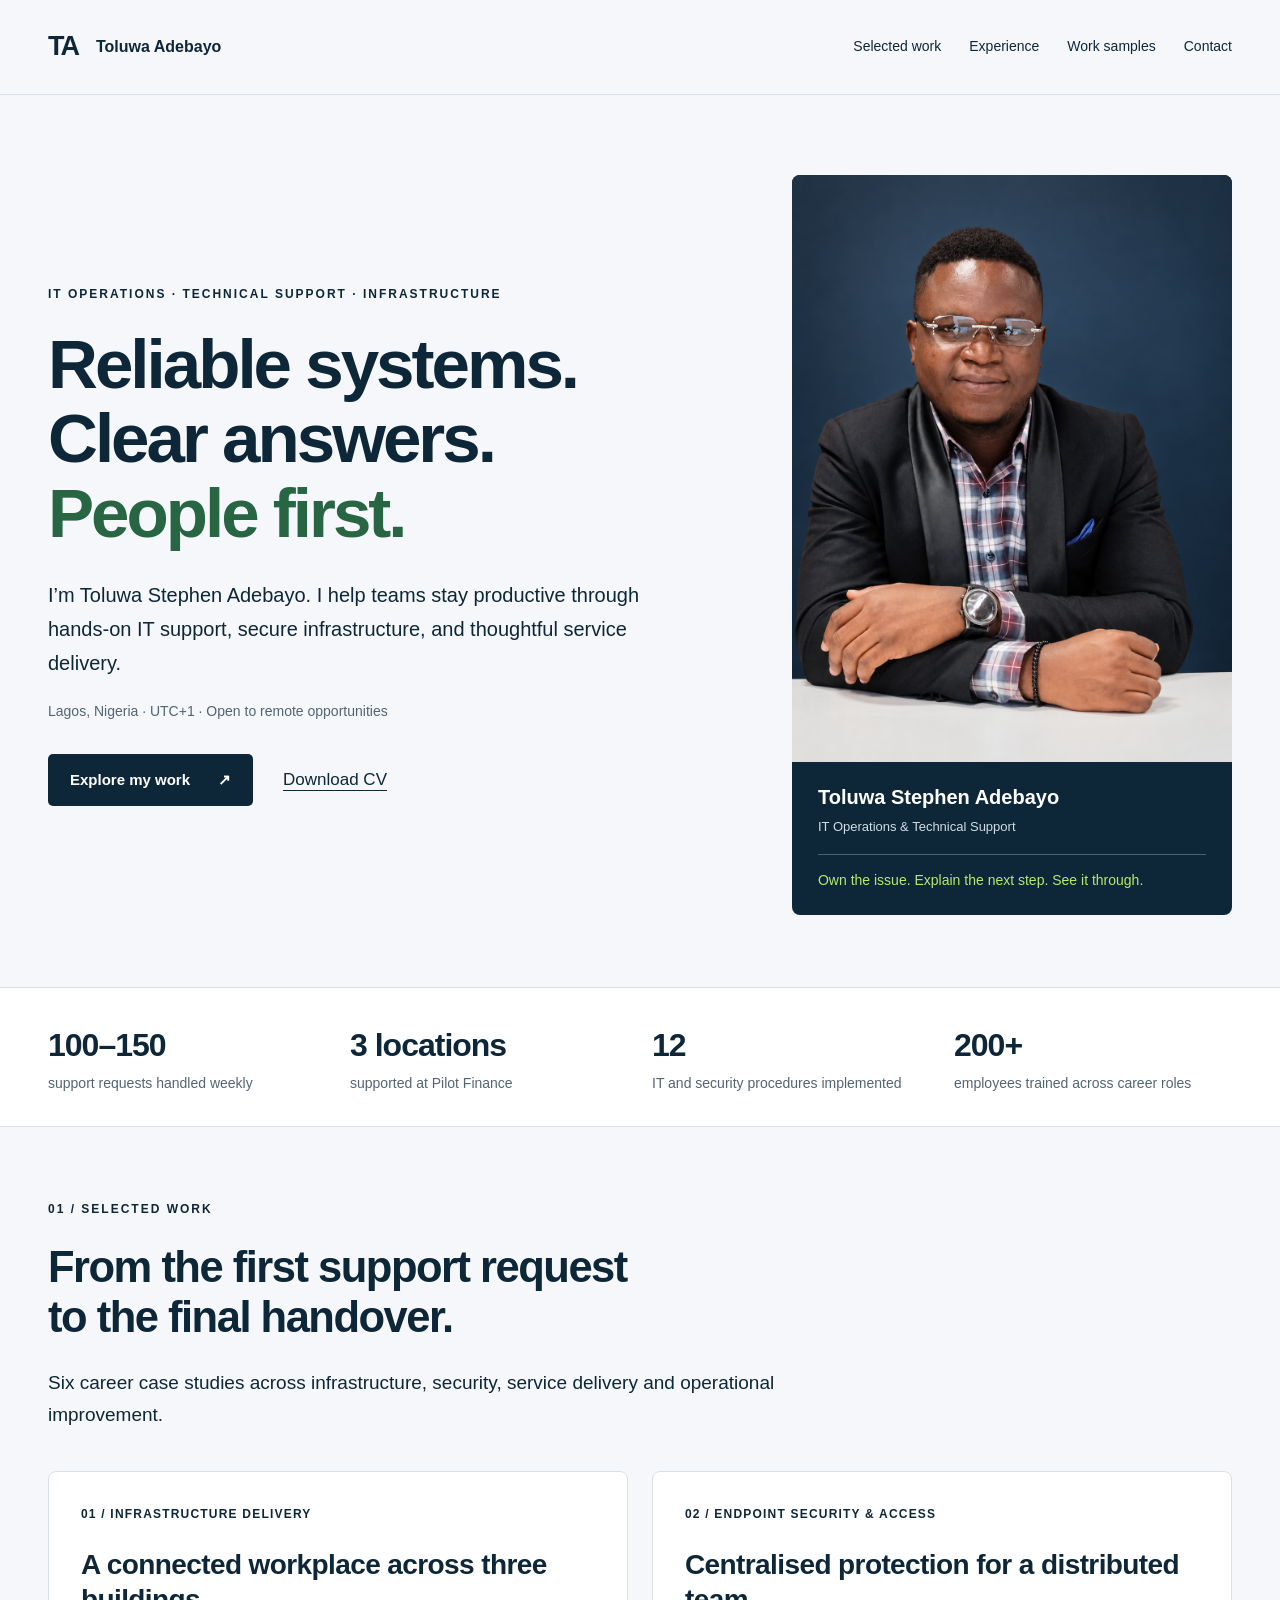
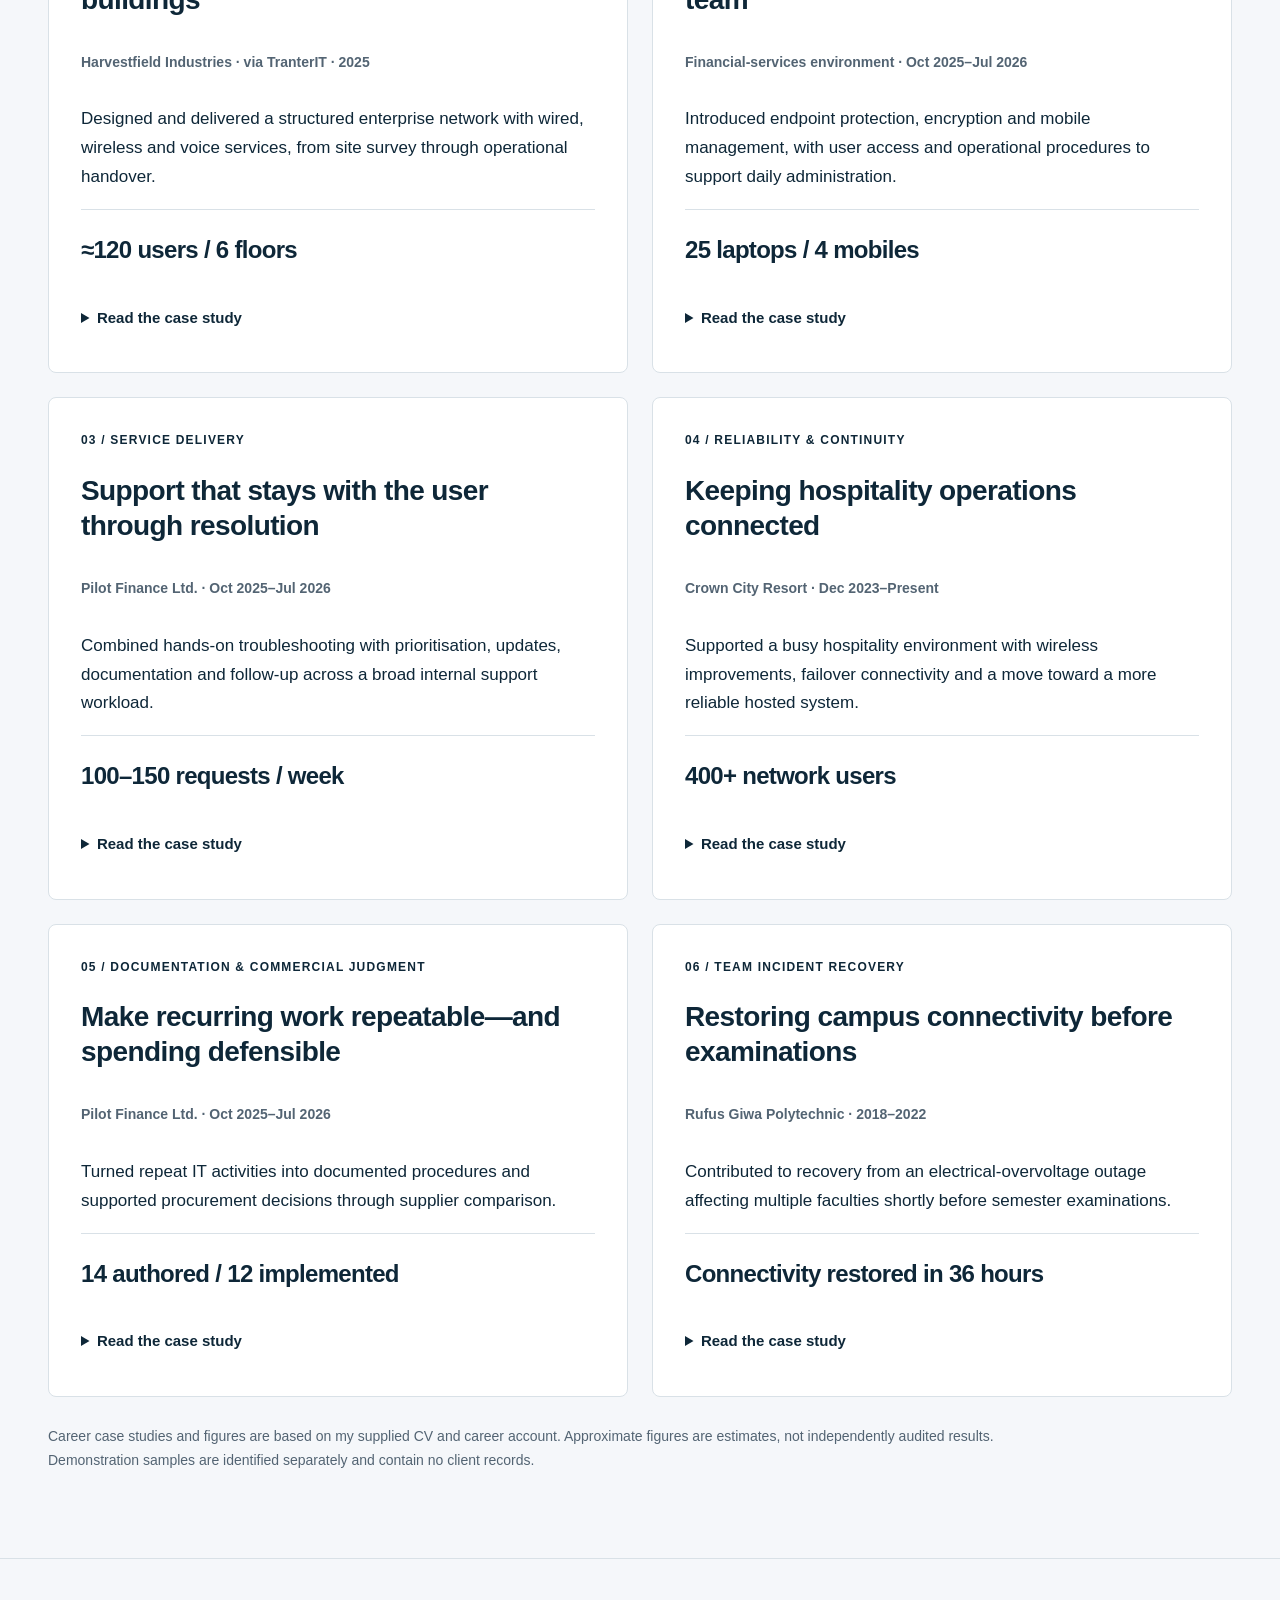
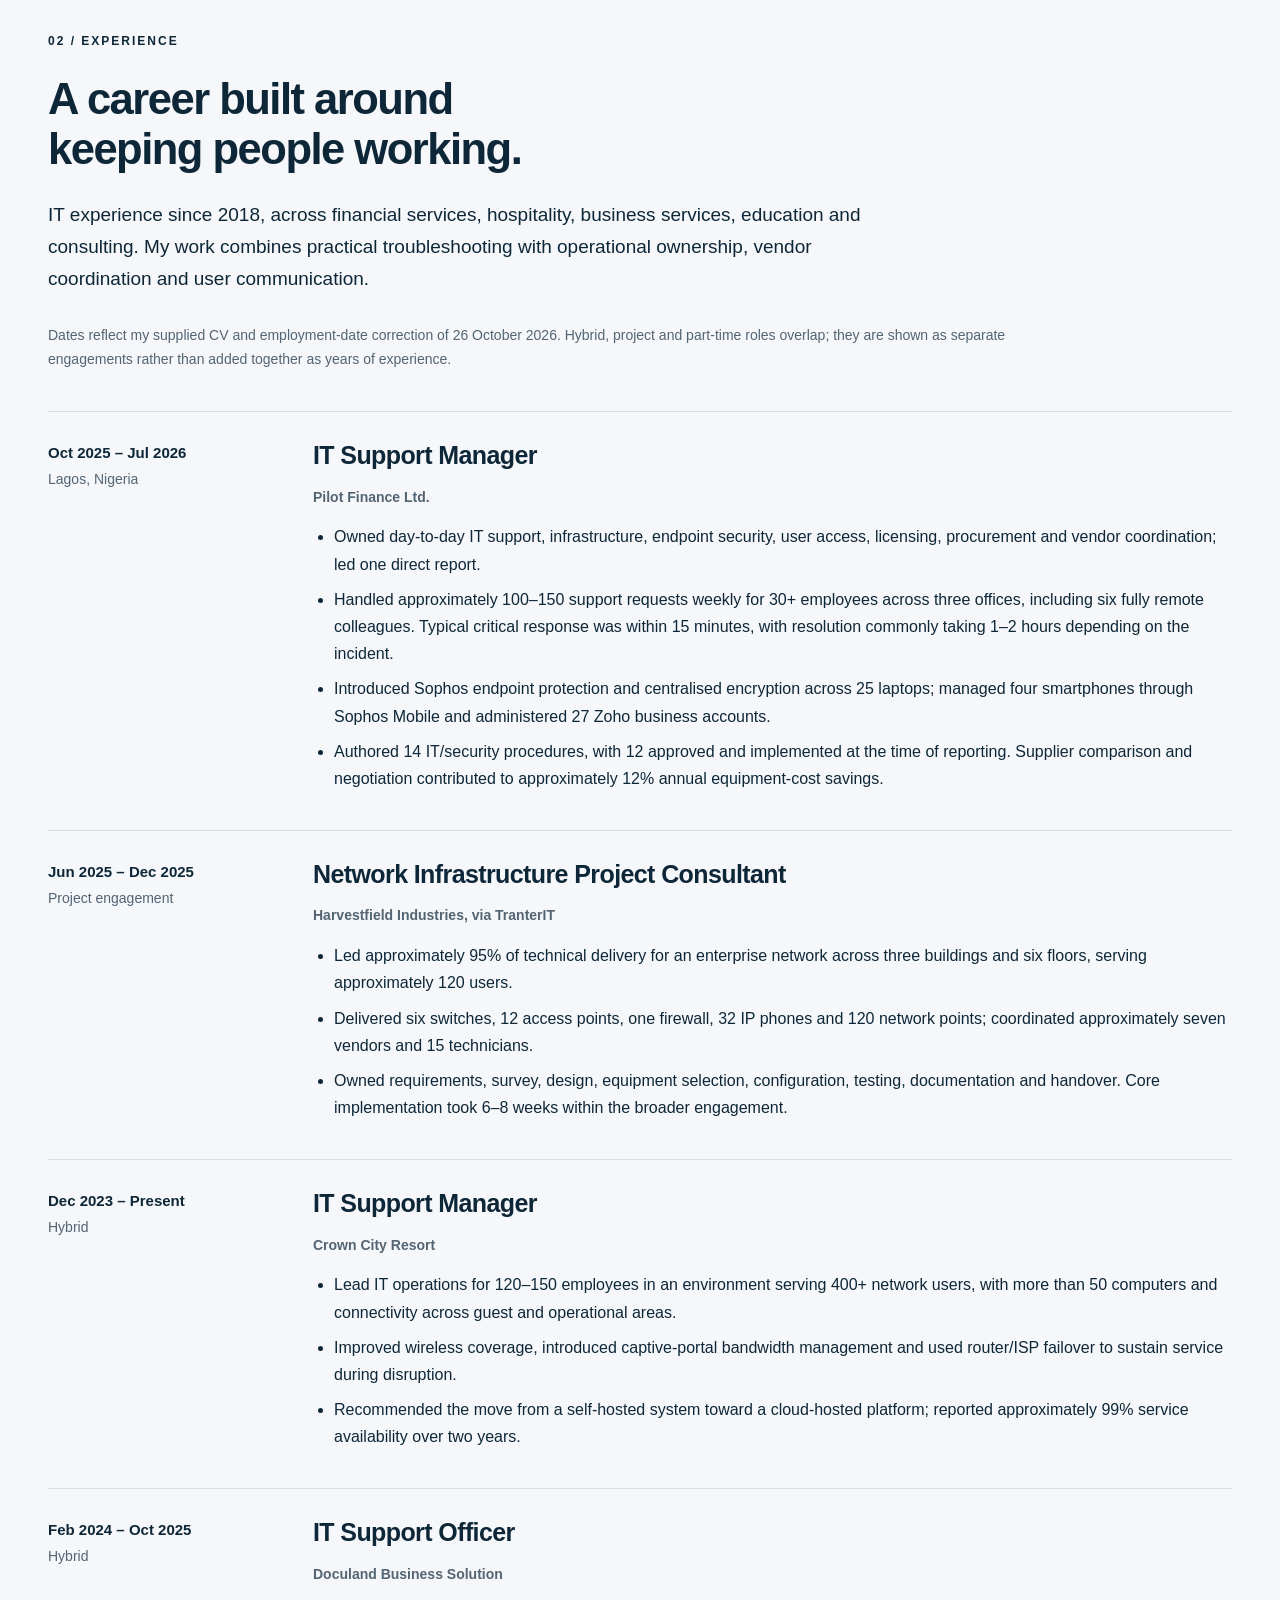
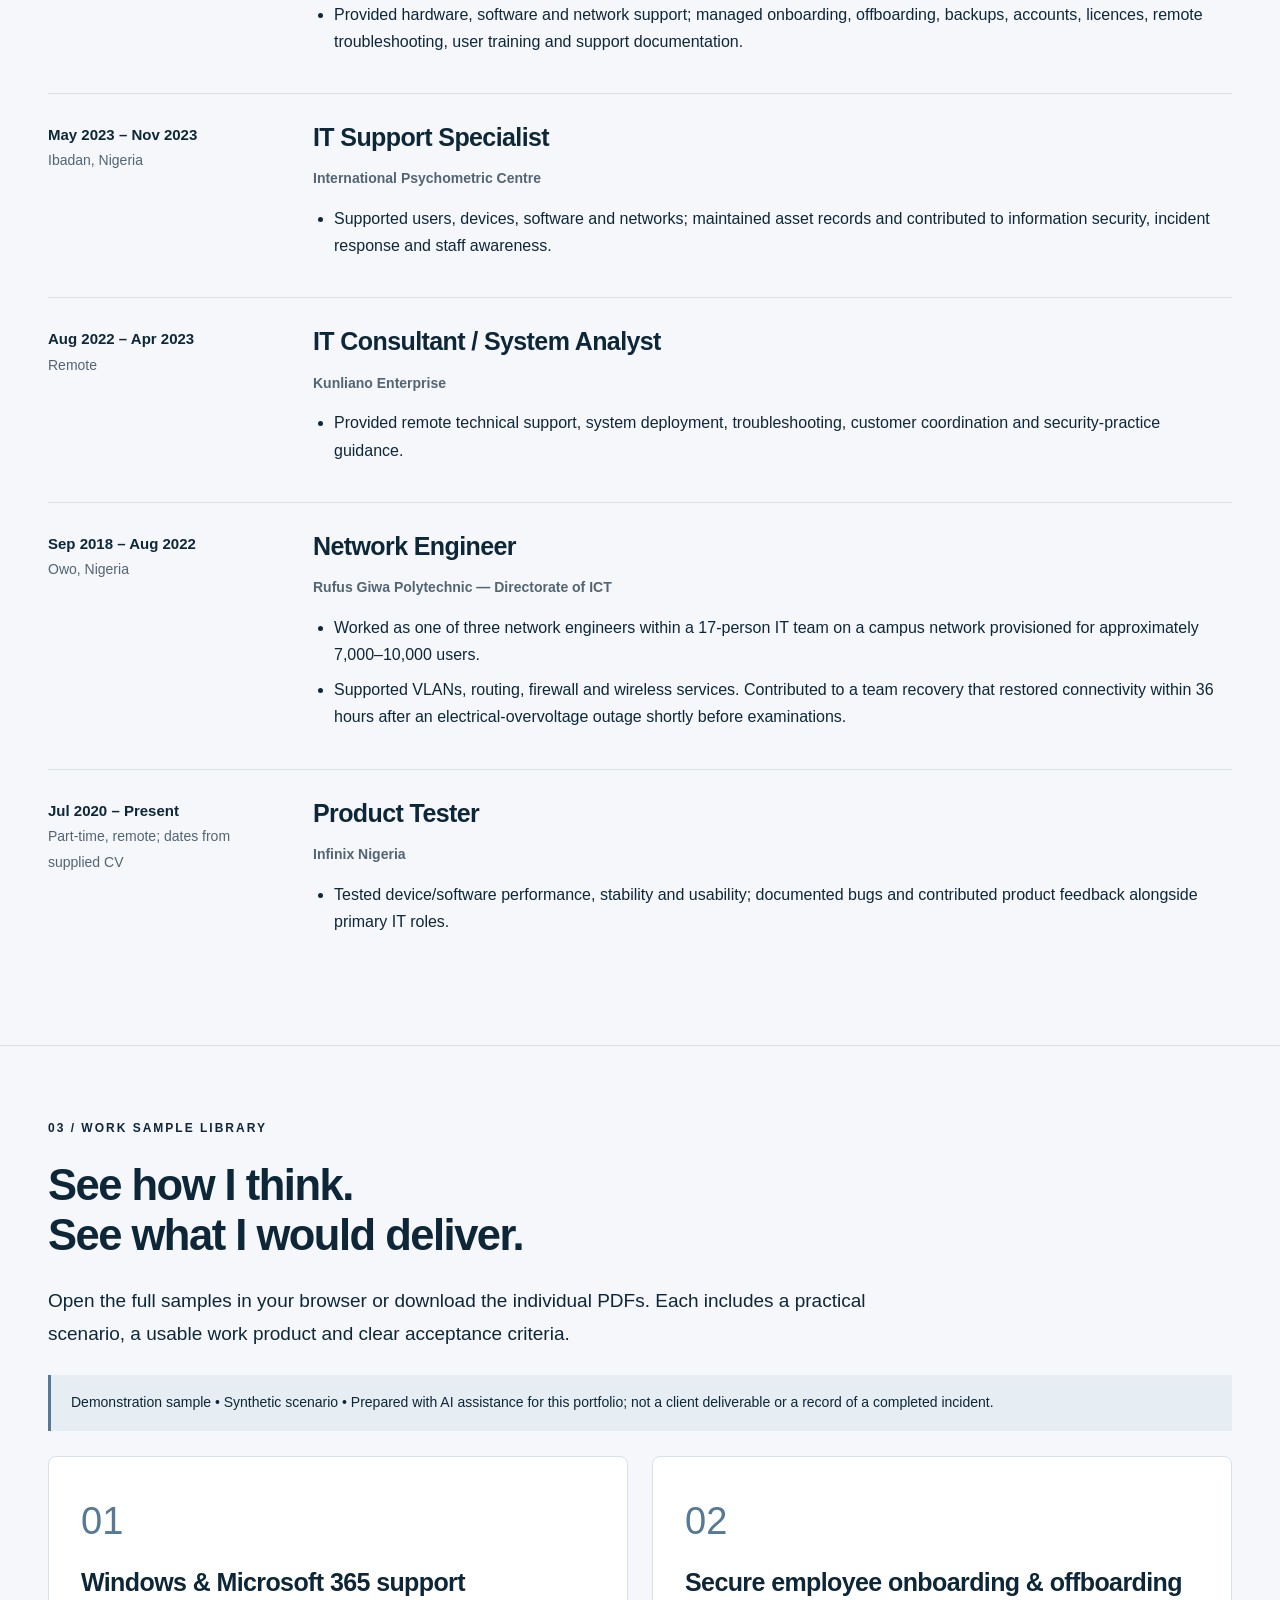
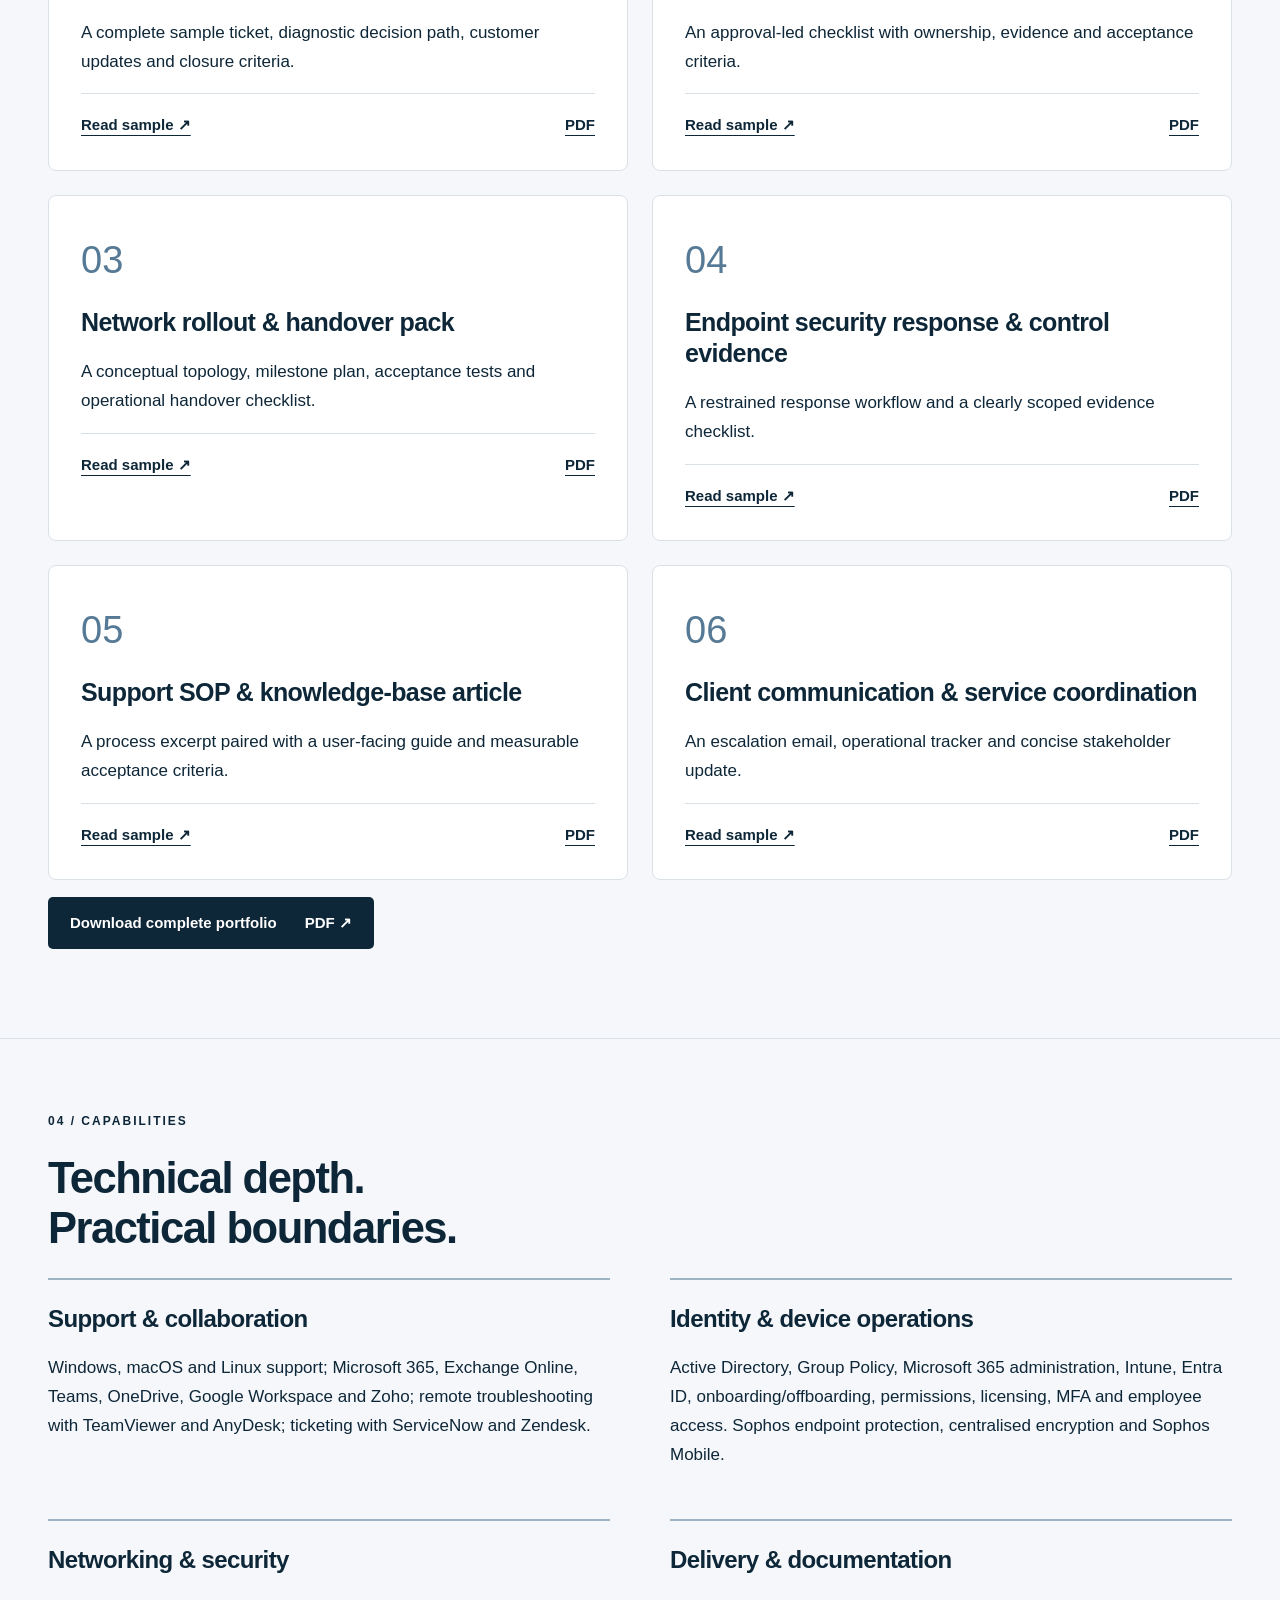
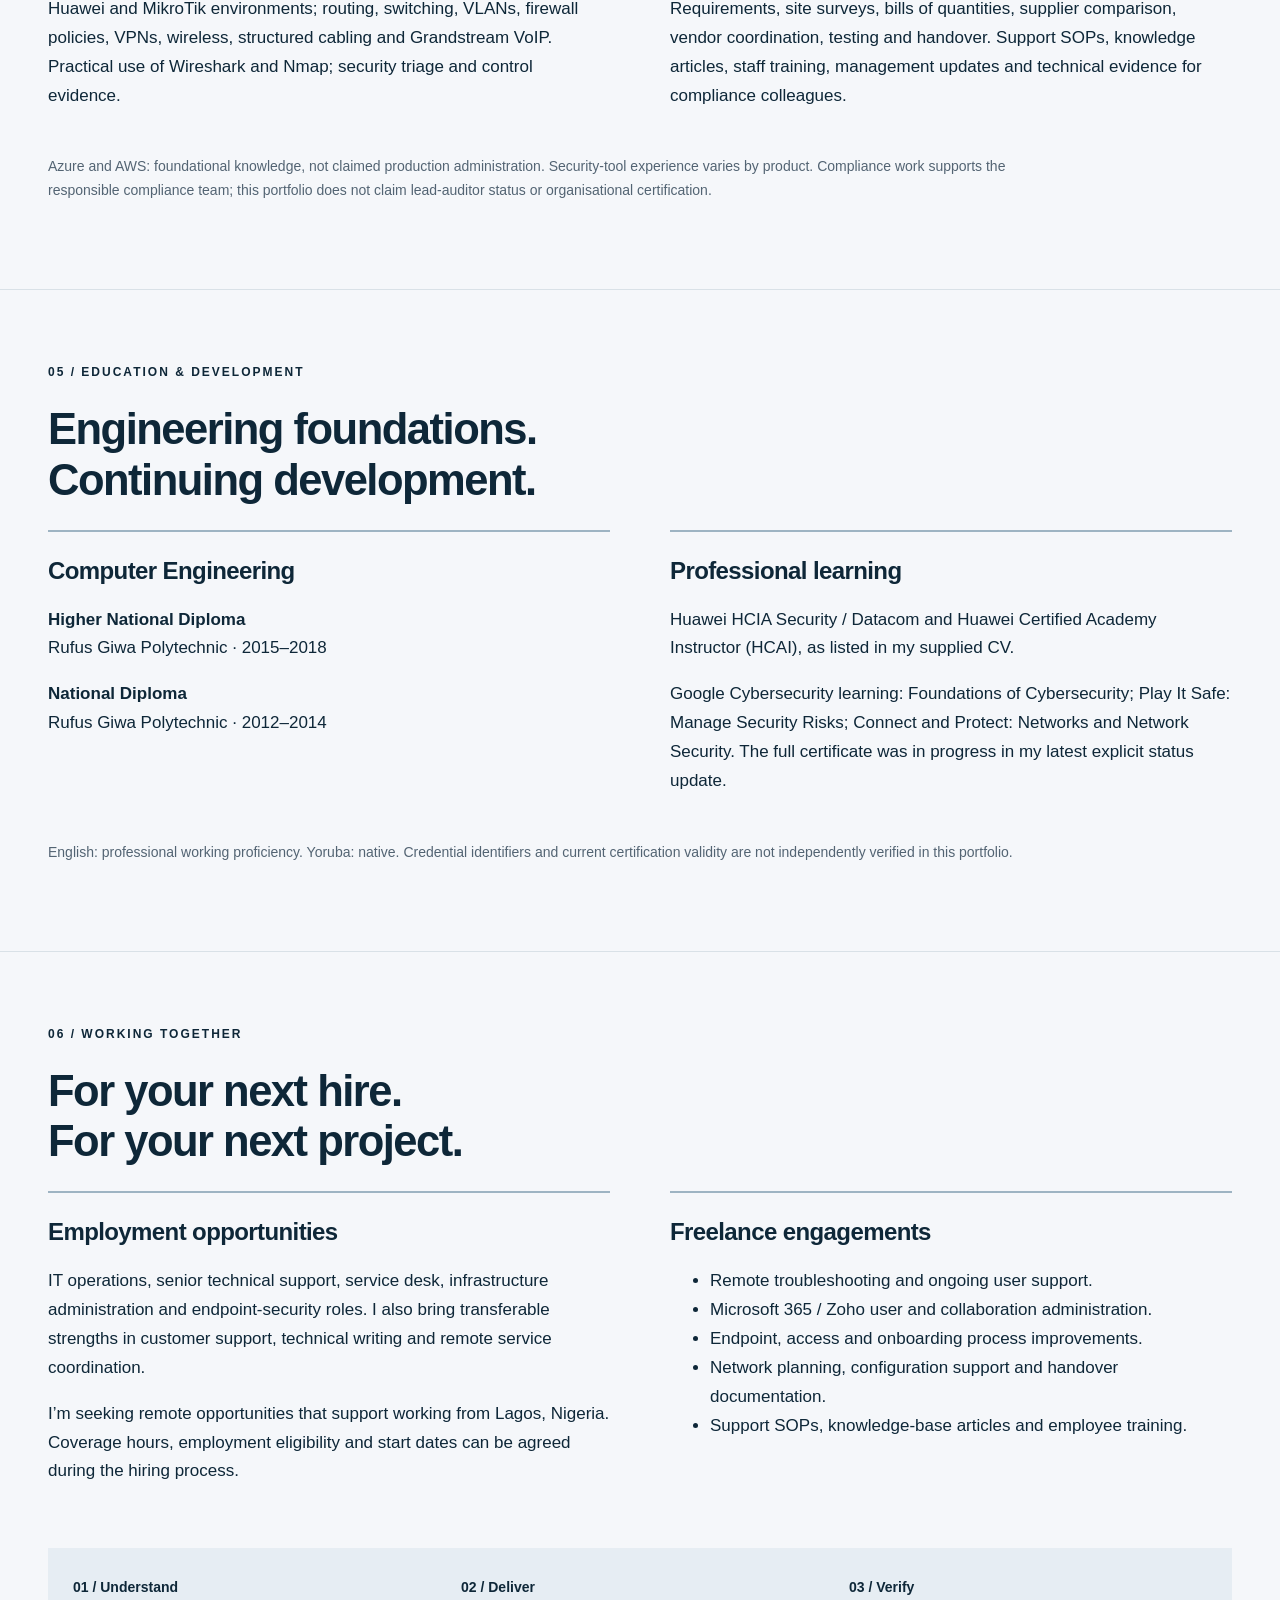
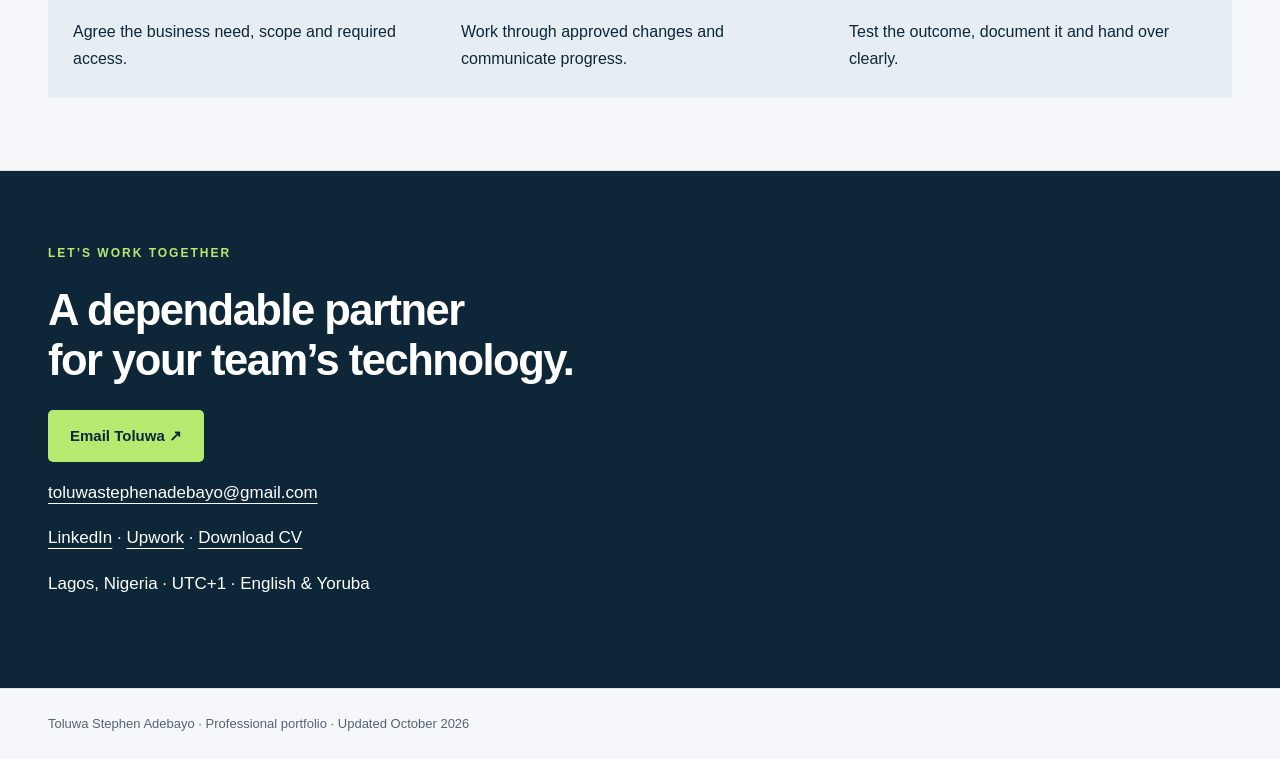
<file: index.html>
<!doctype html>
<html lang="en"><head><meta charset="utf-8"><meta name="viewport" content="width=device-width, initial-scale=1"><title>Toluwa Stephen Adebayo | IT Operations & Technical Support</title><meta name="description" content="IT operations, technical support and infrastructure portfolio of Toluwa Stephen Adebayo. Explore experience, case studies and practical work samples."><link rel="icon" href="data:image/svg+xml,%3Csvg xmlns='http://www.w3.org/2000/svg' viewBox='0 0 40 40'%3E%3Crect width='40' height='40' rx='8' fill='%230e2738'/%3E%3Ctext x='6' y='28' font-family='Arial' font-size='24' fill='%23b5e970'%3ETA%3C/text%3E%3C/svg%3E"><link rel="stylesheet" href="style.css"></head>
<body><a class="skip" href="#main">Skip to content</a><header><a class="brand" href="#">TA<span>Toluwa Adebayo</span></a><nav aria-label="Main navigation"><a href="#work">Selected work</a><a href="#experience">Experience</a><a href="#samples">Work samples</a><a href="#contact">Contact</a></nav></header>
<main id="main"><section class="hero"><div><p class="eyebrow">IT OPERATIONS · TECHNICAL SUPPORT · INFRASTRUCTURE</p><h1>Reliable systems.<br>Clear answers.<br><em>People first.</em></h1><p class="intro">I’m Toluwa Stephen Adebayo. I help teams stay productive through hands-on IT support, secure infrastructure, and thoughtful service delivery.</p><p class="location">Lagos, Nigeria · UTC+1 · Open to remote opportunities</p><div class="actions"><a class="button" href="#work">Explore my work <span>↗</span></a><a class="textlink" href="downloads/Toluwa-Adebayo-CV.pdf">Download CV</a></div></div><figure class="hero-portrait"><img src="assets/toluwa-adebayo-portrait.png" alt="Toluwa Stephen Adebayo" width="1086" height="1448" fetchpriority="high" decoding="async"><figcaption><span class="portrait-name">Toluwa Stephen Adebayo</span><span class="portrait-role">IT Operations &amp; Technical Support</span><p>Own the issue. Explain the next step. See it through.</p></figcaption></figure></section>
<section class="metrics" aria-label="Selected career highlights"><div><strong>100–150</strong><span>support requests handled weekly</span></div><div><strong>3 locations</strong><span>supported at Pilot Finance</span></div><div><strong>12</strong><span>IT and security procedures implemented</span></div><div><strong>200+</strong><span>employees trained across career roles</span></div></section>
<section id="work"><div class="section-heading"><p class="eyebrow">01 / SELECTED WORK</p><h2>From the first support request<br>to the final handover.</h2><p class="wide">Six career case studies across infrastructure, security, service delivery and operational improvement.</p></div><div class="case-grid"><article class="case-card"><p class="eyebrow">01 / INFRASTRUCTURE DELIVERY</p><h3>A connected workplace across three buildings</h3><p class="org">Harvestfield Industries · via TranterIT · 2025</p><p>Designed and delivered a structured enterprise network with wired, wireless and voice services, from site survey through operational handover.</p><p class="case-metric">≈120 users / 6 floors</p><details id="case-network"><summary>Read the case study</summary><h4>Context</h4><p>The organisation needed its first structured enterprise network across three two-floor office buildings, with reliable connectivity, central security, wireless access and IP telephony.</p><h4>My contribution</h4><p>I handled approximately 95% of technical delivery: requirements, site survey, design, bill of quantities, equipment selection, vendor coordination, cabling supervision, configuration, testing, documentation, user training and handover.</p><h4>Approach</h4><p>Implemented the firewall, core/access switching, VLANs, inter-VLAN routing, wireless SSIDs, guest access, VoIP and associated services. Coordinated approximately seven vendors and 15 technicians. When construction activity damaged installed cabling, I met with the client project coordinator to realign contractor schedules and avoid further clashes.</p><h4>Outcome</h4><p>Connected approximately 120 users with coverage across six floors, 120 network points, six switches, 12 access points, one firewall and 32 IP phones. The reported project value was ₦15–20 million; core implementation took 6–8 weeks and finished within the agreed budget and timeline.</p><h4>What this demonstrates</h4><p>Infrastructure delivery depends on coordination as much as configuration. A clear work sequence and handover plan reduce rework and make the finished environment supportable.</p><p><a href="samples/03-network-handover.html">Explore the related demonstration sample ↗</a></p></details></article><article class="case-card"><p class="eyebrow">02 / ENDPOINT SECURITY &AMP; ACCESS</p><h3>Centralised protection for a distributed team</h3><p class="org">Financial-services environment · Oct 2025–Jul 2026</p><p>Introduced endpoint protection, encryption and mobile management, with user access and operational procedures to support daily administration.</p><p class="case-metric">25 laptops / 4 mobiles</p><details id="case-endpoint"><summary>Read the case study</summary><h4>Context</h4><p>A small financial-services organisation needed a consistent approach to protecting corporate devices and supporting colleagues across offices and remote locations.</p><h4>My contribution</h4><p>I recommended and introduced the endpoint-security deployment, configured protection and encryption policies, and managed device security and employee access. Compliance work was shared with the Compliance Officer.</p><h4>Approach</h4><p>Deployed Sophos protection and centrally managed BitLocker-based encryption to 25 laptops, with recovery-key management and compliance monitoring. Enrolled four smartphones in Sophos Mobile. Administered access, MFA and collaboration controls for 27 Zoho accounts. Translated technical needs into management recommendations and staff guidance.</p><h4>Outcome</h4><p>All 25 laptops were placed under centralised encryption management. The broader endpoint-security recommendations were implemented within about 20 days of approval, according to my career account. Operational support was reinforced by documented procedures and awareness sessions.</p><h4>What this demonstrates</h4><p>A deployed security tool is only useful when policies, ownership, recovery procedures and user communication are maintained alongside it.</p><p><a href="samples/04-security-response.html">Explore the related demonstration sample ↗</a></p></details></article><article class="case-card"><p class="eyebrow">03 / SERVICE DELIVERY</p><h3>Support that stays with the user through resolution</h3><p class="org">Pilot Finance Ltd. · Oct 2025–Jul 2026</p><p>Combined hands-on troubleshooting with prioritisation, updates, documentation and follow-up across a broad internal support workload.</p><p class="case-metric">100–150 requests / week</p><details id="case-support"><summary>Read the case study</summary><h4>Context</h4><p>Support covered 30+ employees across three offices and six fully remote colleagues, including devices, business applications, collaboration tools, accounts and connectivity.</p><h4>My contribution</h4><p>I owned the support lifecycle from initial contact and diagnosis through resolution, documentation and vendor escalation, while leading one direct report.</p><h4>Approach</h4><p>Prioritise by business impact and urgency; ask focused diagnostic questions; keep users informed; record the action and outcome; confirm the original task works before closing. Standardise repeat work through support, access, onboarding, backup and incident procedures.</p><h4>Outcome</h4><p>Reported workload was approximately 100–150 requests weekly. Critical requests typically received a response within 15 minutes and were commonly resolved in 1–2 hours, depending on complexity. I reported approximately 10% improvement in support performance following endpoint deployment and workflow improvements.</p><h4>What this demonstrates</h4><p>Response time alone does not define good support. Users also need ownership, clear next steps and confidence that the issue is resolved.</p><p><a href="samples/01-technical-support.html">Explore the related demonstration sample ↗</a></p></details></article><article class="case-card"><p class="eyebrow">04 / RELIABILITY &AMP; CONTINUITY</p><h3>Keeping hospitality operations connected</h3><p class="org">Crown City Resort · Dec 2023–Present</p><p>Supported a busy hospitality environment with wireless improvements, failover connectivity and a move toward a more reliable hosted system.</p><p class="case-metric">400+ network users</p><details id="case-resort"><summary>Read the case study</summary><h4>Context</h4><p>The resort supported 120–150 employees and 400+ network users across offices, guest areas, lounges and staff quarters. Service interruptions affected daily operations and guest connectivity.</p><h4>My contribution</h4><p>As the senior IT professional reporting to the General Manager, I handled IT operations, network improvements, budgets, technical advice and support.</p><h4>Approach</h4><p>Improved wireless coverage, introduced captive-portal bandwidth management, and used router/ISP failover during disruption from lightning strikes. Recommended a shift from a self-hosted system to a cloud-hosted platform.</p><h4>Outcome</h4><p>My career account reports approximately 99% service availability over two years following the hosting change, compared with recurring outages in the previous setup. This is a reported operational estimate, not an independently audited SLA.</p><h4>What this demonstrates</h4><p>Continuity planning should account for power, equipment and provider failures as well as application availability.</p><p><a href="samples/03-network-handover.html">Explore the related demonstration sample ↗</a></p></details></article><article class="case-card"><p class="eyebrow">05 / DOCUMENTATION &AMP; COMMERCIAL JUDGMENT</p><h3>Make recurring work repeatable—and spending defensible</h3><p class="org">Pilot Finance Ltd. · Oct 2025–Jul 2026</p><p>Turned repeat IT activities into documented procedures and supported procurement decisions through supplier comparison.</p><p class="case-metric">14 authored / 12 implemented</p><details id="case-governance"><summary>Read the case study</summary><h4>Context</h4><p>An independently owned IT function needs clear procedures, consistent approvals and a defensible basis for equipment and service purchases.</p><h4>My contribution</h4><p>I personally authored support and security documentation, compared quotations, negotiated with vendors and presented recommendations to management.</p><h4>Approach</h4><p>Documented support, acceptable use, security, access, passwords, data protection, remote work, incident response, backup, disaster recovery, asset management and onboarding/offboarding. Also drafted business-continuity and BYOD policies, which were awaiting approval at the time of reporting. Compared equipment and VoIP suppliers against needs and commercial terms.</p><h4>Outcome</h4><p>Twelve of 14 procedures were approved and implemented at the time of reporting. Vendor comparison and negotiation contributed to approximately 12% annual equipment-cost savings. Across career roles, I have trained more than 200 employees in nine formal sessions.</p><h4>What this demonstrates</h4><p>A document needs an owner, approval status and operational use. A purchase needs a clear requirement and supportable commercial rationale.</p><p><a href="samples/05-technical-writing.html">Explore the related demonstration sample ↗</a></p></details></article><article class="case-card"><p class="eyebrow">06 / TEAM INCIDENT RECOVERY</p><h3>Restoring campus connectivity before examinations</h3><p class="org">Rufus Giwa Polytechnic · 2018–2022</p><p>Contributed to recovery from an electrical-overvoltage outage affecting multiple faculties shortly before semester examinations.</p><p class="case-metric">Connectivity restored in 36 hours</p><details id="case-campus"><summary>Read the case study</summary><h4>Context</h4><p>The campus network was provisioned for approximately 7,000–10,000 users. An electrical-overvoltage event disrupted multiple faculties two days before examinations.</p><h4>My contribution</h4><p>I was one of three network engineers within a wider 17-person IT team. The recovery was a team result, not an individual delivery claim.</p><h4>Approach</h4><p>Worked with the team on diagnosis and restoration across the affected network environment, supporting network equipment, routing, switching and wireless services.</p><h4>Outcome</h4><p>The team restored connectivity within 36 hours, according to my career account, helping the institution prepare for the examination period.</p><h4>What this demonstrates</h4><p>During a widespread outage, coordination, business priorities and disciplined restoration matter as much as individual troubleshooting skill.</p><p><a href="samples/06-service-coordination.html">Explore the related demonstration sample ↗</a></p></details></article></div><p class="source-note">Career case studies and figures are based on my supplied CV and career account. Approximate figures are estimates, not independently audited results. Demonstration samples are identified separately and contain no client records.</p></section><section id="experience"><p class="eyebrow">02 / EXPERIENCE</p><h2>A career built around<br>keeping people working.</h2><p class="wide">IT experience since 2018, across financial services, hospitality, business services, education and consulting. My work combines practical troubleshooting with operational ownership, vendor coordination and user communication.</p><p class="source-note">Dates reflect my supplied CV and employment-date correction of 26 October 2026. Hybrid, project and part-time roles overlap; they are shown as separate engagements rather than added together as years of experience.</p><div class="timeline"><article class="role"><div class="role-date">Oct 2025 – Jul 2026<br><span>Lagos, Nigeria</span></div><div><h3>IT Support Manager</h3><p class="org">Pilot Finance Ltd.</p><ul><li>Owned day-to-day IT support, infrastructure, endpoint security, user access, licensing, procurement and vendor coordination; led one direct report.</li><li>Handled approximately 100–150 support requests weekly for 30+ employees across three offices, including six fully remote colleagues. Typical critical response was within 15 minutes, with resolution commonly taking 1–2 hours depending on the incident.</li><li>Introduced Sophos endpoint protection and centralised encryption across 25 laptops; managed four smartphones through Sophos Mobile and administered 27 Zoho business accounts.</li><li>Authored 14 IT/security procedures, with 12 approved and implemented at the time of reporting. Supplier comparison and negotiation contributed to approximately 12% annual equipment-cost savings.</li></ul></div></article><article class="role"><div class="role-date">Jun 2025 – Dec 2025<br><span>Project engagement</span></div><div><h3>Network Infrastructure Project Consultant</h3><p class="org">Harvestfield Industries, via TranterIT</p><ul><li>Led approximately 95% of technical delivery for an enterprise network across three buildings and six floors, serving approximately 120 users.</li><li>Delivered six switches, 12 access points, one firewall, 32 IP phones and 120 network points; coordinated approximately seven vendors and 15 technicians.</li><li>Owned requirements, survey, design, equipment selection, configuration, testing, documentation and handover. Core implementation took 6–8 weeks within the broader engagement.</li></ul></div></article><article class="role"><div class="role-date">Dec 2023 – Present<br><span>Hybrid</span></div><div><h3>IT Support Manager</h3><p class="org">Crown City Resort</p><ul><li>Lead IT operations for 120–150 employees in an environment serving 400+ network users, with more than 50 computers and connectivity across guest and operational areas.</li><li>Improved wireless coverage, introduced captive-portal bandwidth management and used router/ISP failover to sustain service during disruption.</li><li>Recommended the move from a self-hosted system toward a cloud-hosted platform; reported approximately 99% service availability over two years.</li></ul></div></article><article class="role"><div class="role-date">Feb 2024 – Oct 2025<br><span>Hybrid</span></div><div><h3>IT Support Officer</h3><p class="org">Doculand Business Solution</p><ul><li>Provided hardware, software and network support; managed onboarding, offboarding, backups, accounts, licences, remote troubleshooting, user training and support documentation.</li></ul></div></article><article class="role"><div class="role-date">May 2023 – Nov 2023<br><span>Ibadan, Nigeria</span></div><div><h3>IT Support Specialist</h3><p class="org">International Psychometric Centre</p><ul><li>Supported users, devices, software and networks; maintained asset records and contributed to information security, incident response and staff awareness.</li></ul></div></article><article class="role"><div class="role-date">Aug 2022 – Apr 2023<br><span>Remote</span></div><div><h3>IT Consultant / System Analyst</h3><p class="org">Kunliano Enterprise</p><ul><li>Provided remote technical support, system deployment, troubleshooting, customer coordination and security-practice guidance.</li></ul></div></article><article class="role"><div class="role-date">Sep 2018 – Aug 2022<br><span>Owo, Nigeria</span></div><div><h3>Network Engineer</h3><p class="org">Rufus Giwa Polytechnic — Directorate of ICT</p><ul><li>Worked as one of three network engineers within a 17-person IT team on a campus network provisioned for approximately 7,000–10,000 users.</li><li>Supported VLANs, routing, firewall and wireless services. Contributed to a team recovery that restored connectivity within 36 hours after an electrical-overvoltage outage shortly before examinations.</li></ul></div></article><article class="role"><div class="role-date">Jul 2020 – Present<br><span>Part-time, remote; dates from supplied CV</span></div><div><h3>Product Tester</h3><p class="org">Infinix Nigeria</p><ul><li>Tested device/software performance, stability and usability; documented bugs and contributed product feedback alongside primary IT roles.</li></ul></div></article></div></section><section id="samples"><p class="eyebrow">03 / WORK SAMPLE LIBRARY</p><h2>See how I think.<br>See what I would deliver.</h2><p class="wide">Open the full samples in your browser or download the individual PDFs. Each includes a practical scenario, a usable work product and clear acceptance criteria.</p><p class="notice">Demonstration sample • Synthetic scenario • Prepared with AI assistance for this portfolio; not a client deliverable or a record of a completed incident.</p><div class="sample-grid"><article class="sample-card"><span class="sample-number">01</span><h3>Windows &amp; Microsoft 365 support</h3><p>A complete sample ticket, diagnostic decision path, customer updates and closure criteria.</p><div class="sample-links"><a href="samples/01-technical-support.html">Read sample ↗</a><a href="downloads/01-technical-support.pdf">PDF</a></div></article><article class="sample-card"><span class="sample-number">02</span><h3>Secure employee onboarding &amp; offboarding</h3><p>An approval-led checklist with ownership, evidence and acceptance criteria.</p><div class="sample-links"><a href="samples/02-onboarding.html">Read sample ↗</a><a href="downloads/02-onboarding.pdf">PDF</a></div></article><article class="sample-card"><span class="sample-number">03</span><h3>Network rollout &amp; handover pack</h3><p>A conceptual topology, milestone plan, acceptance tests and operational handover checklist.</p><div class="sample-links"><a href="samples/03-network-handover.html">Read sample ↗</a><a href="downloads/03-network-handover.pdf">PDF</a></div></article><article class="sample-card"><span class="sample-number">04</span><h3>Endpoint security response &amp; control evidence</h3><p>A restrained response workflow and a clearly scoped evidence checklist.</p><div class="sample-links"><a href="samples/04-security-response.html">Read sample ↗</a><a href="downloads/04-security-response.pdf">PDF</a></div></article><article class="sample-card"><span class="sample-number">05</span><h3>Support SOP &amp; knowledge-base article</h3><p>A process excerpt paired with a user-facing guide and measurable acceptance criteria.</p><div class="sample-links"><a href="samples/05-technical-writing.html">Read sample ↗</a><a href="downloads/05-technical-writing.pdf">PDF</a></div></article><article class="sample-card"><span class="sample-number">06</span><h3>Client communication &amp; service coordination</h3><p>An escalation email, operational tracker and concise stakeholder update.</p><div class="sample-links"><a href="samples/06-service-coordination.html">Read sample ↗</a><a href="downloads/06-service-coordination.pdf">PDF</a></div></article></div><p><a class="button" href="downloads/Toluwa-Adebayo-Portfolio.pdf">Download complete portfolio <span>PDF ↗</span></a></p></section><section id="skills"><p class="eyebrow">04 / CAPABILITIES</p><h2>Technical depth.<br>Practical boundaries.</h2><div class="skills-grid"><article><h3>Support & collaboration</h3><p>Windows, macOS and Linux support; Microsoft 365, Exchange Online, Teams, OneDrive, Google Workspace and Zoho; remote troubleshooting with TeamViewer and AnyDesk; ticketing with ServiceNow and Zendesk.</p></article><article><h3>Identity & device operations</h3><p>Active Directory, Group Policy, Microsoft 365 administration, Intune, Entra ID, onboarding/offboarding, permissions, licensing, MFA and employee access. Sophos endpoint protection, centralised encryption and Sophos Mobile.</p></article><article><h3>Networking & security</h3><p>Huawei and MikroTik environments; routing, switching, VLANs, firewall policies, VPNs, wireless, structured cabling and Grandstream VoIP. Practical use of Wireshark and Nmap; security triage and control evidence.</p></article><article><h3>Delivery & documentation</h3><p>Requirements, site surveys, bills of quantities, supplier comparison, vendor coordination, testing and handover. Support SOPs, knowledge articles, staff training, management updates and technical evidence for compliance colleagues.</p></article></div><p class="source-note">Azure and AWS: foundational knowledge, not claimed production administration. Security-tool experience varies by product. Compliance work supports the responsible compliance team; this portfolio does not claim lead-auditor status or organisational certification.</p></section>
<section id="education"><p class="eyebrow">05 / EDUCATION & DEVELOPMENT</p><h2>Engineering foundations.<br>Continuing development.</h2><div class="skills-grid"><article><h3>Computer Engineering</h3><p><strong>Higher National Diploma</strong><br>Rufus Giwa Polytechnic · 2015–2018</p><p><strong>National Diploma</strong><br>Rufus Giwa Polytechnic · 2012–2014</p></article><article><h3>Professional learning</h3><p>Huawei HCIA Security / Datacom and Huawei Certified Academy Instructor (HCAI), as listed in my supplied CV.</p><p>Google Cybersecurity learning: Foundations of Cybersecurity; Play It Safe: Manage Security Risks; Connect and Protect: Networks and Network Security. The full certificate was in progress in my latest explicit status update.</p></article></div><p class="source-note">English: professional working proficiency. Yoruba: native. Credential identifiers and current certification validity are not independently verified in this portfolio.</p></section>
<section id="services"><p class="eyebrow">06 / WORKING TOGETHER</p><h2>For your next hire.<br>For your next project.</h2><div class="skills-grid"><article><h3>Employment opportunities</h3><p>IT operations, senior technical support, service desk, infrastructure administration and endpoint-security roles. I also bring transferable strengths in customer support, technical writing and remote service coordination.</p><p>I’m seeking remote opportunities that support working from Lagos, Nigeria. Coverage hours, employment eligibility and start dates can be agreed during the hiring process.</p></article><article><h3>Freelance engagements</h3><ul><li>Remote troubleshooting and ongoing user support.</li><li>Microsoft 365 / Zoho user and collaboration administration.</li><li>Endpoint, access and onboarding process improvements.</li><li>Network planning, configuration support and handover documentation.</li><li>Support SOPs, knowledge-base articles and employee training.</li></ul></article></div><div class="working-flow"><div><b>01 / Understand</b><p>Agree the business need, scope and required access.</p></div><div><b>02 / Deliver</b><p>Work through approved changes and communicate progress.</p></div><div><b>03 / Verify</b><p>Test the outcome, document it and hand over clearly.</p></div></div></section><section id="contact" class="contact"><p class="eyebrow">LET’S WORK TOGETHER</p><h2>A dependable partner<br>for your team’s technology.</h2><a class="button" href="mailto:toluwastephenadebayo@gmail.com">Email Toluwa ↗</a><p class="contact-email"><a href="mailto:toluwastephenadebayo@gmail.com">toluwastephenadebayo@gmail.com</a></p><p><a href="https://www.linkedin.com/in/wapstarz">LinkedIn</a> · <a href="https://www.upwork.com/freelancers/~01a5bebf35e4224490">Upwork</a> · <a href="downloads/Toluwa-Adebayo-CV.pdf">Download CV</a></p><p>Lagos, Nigeria · UTC+1 · English & Yoruba</p></section></main><footer>Toluwa Stephen Adebayo · Professional portfolio · Updated October 2026</footer></body></html>
</file>
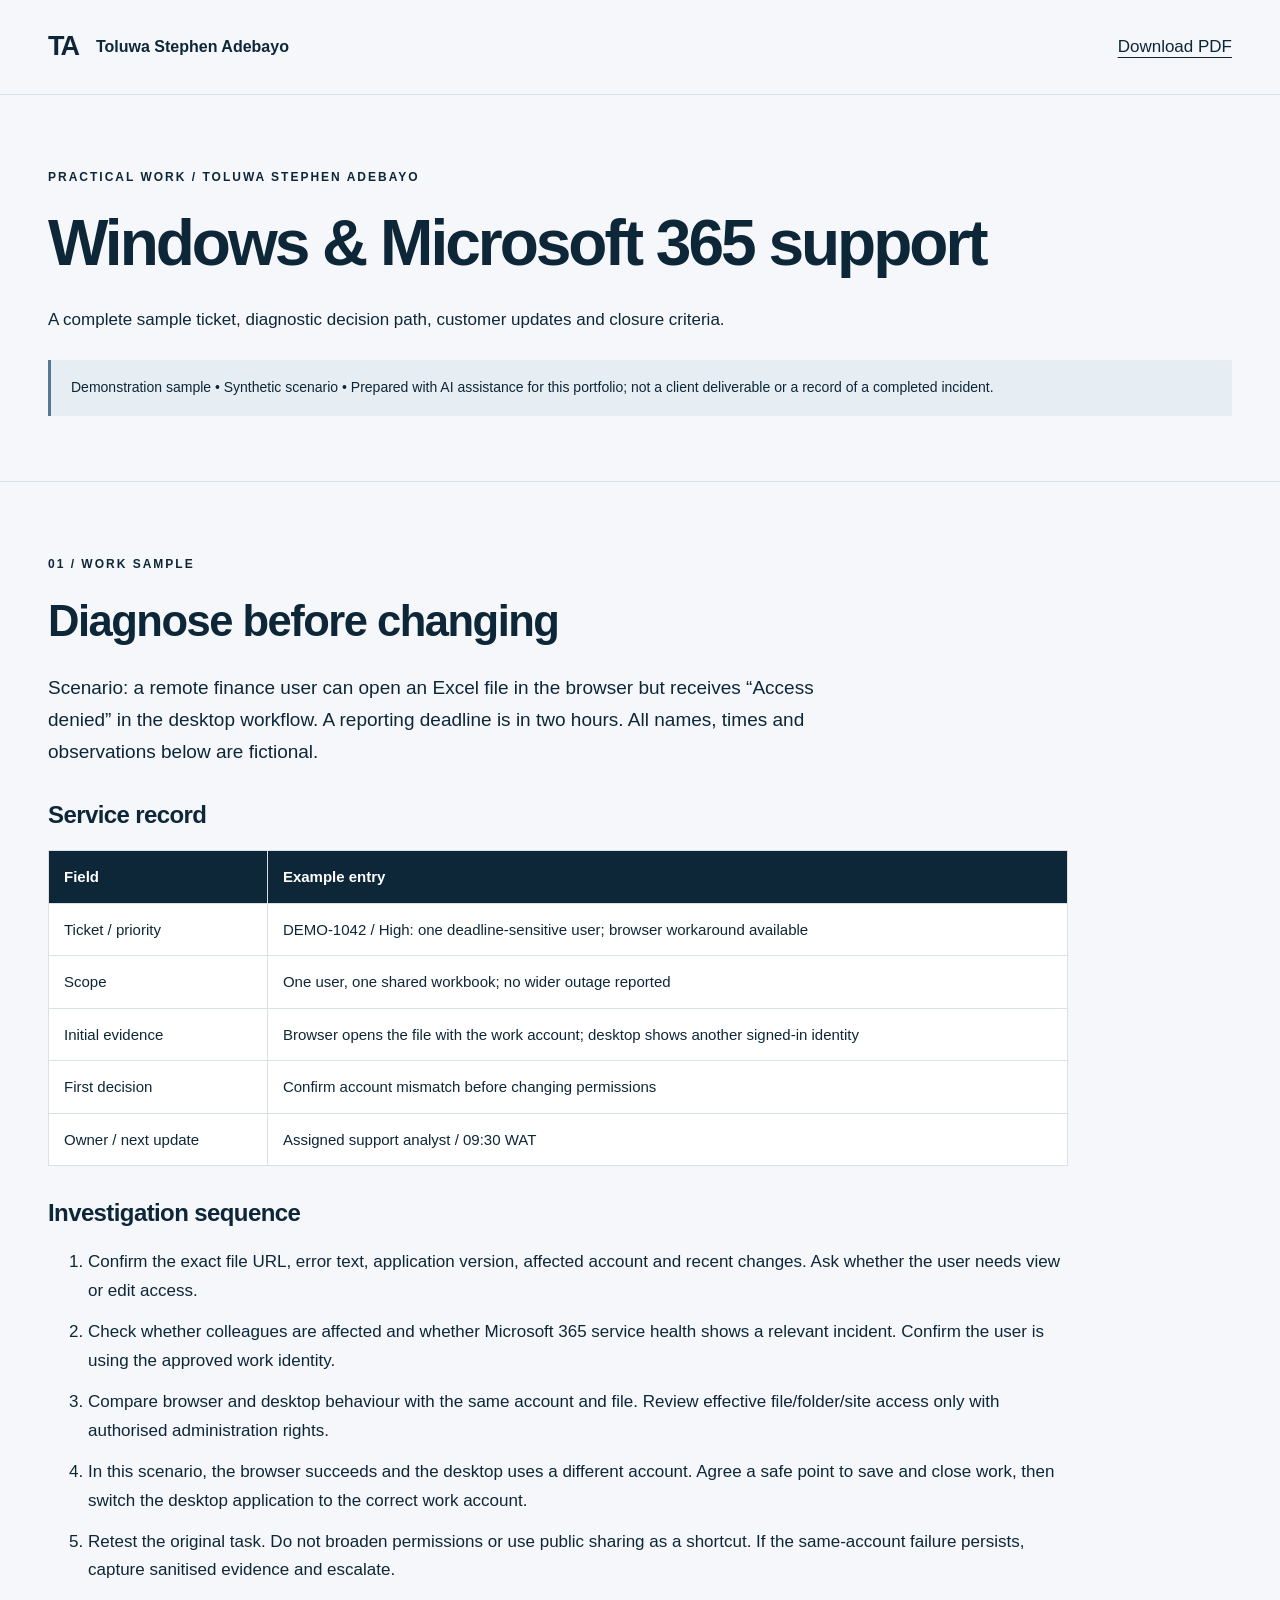
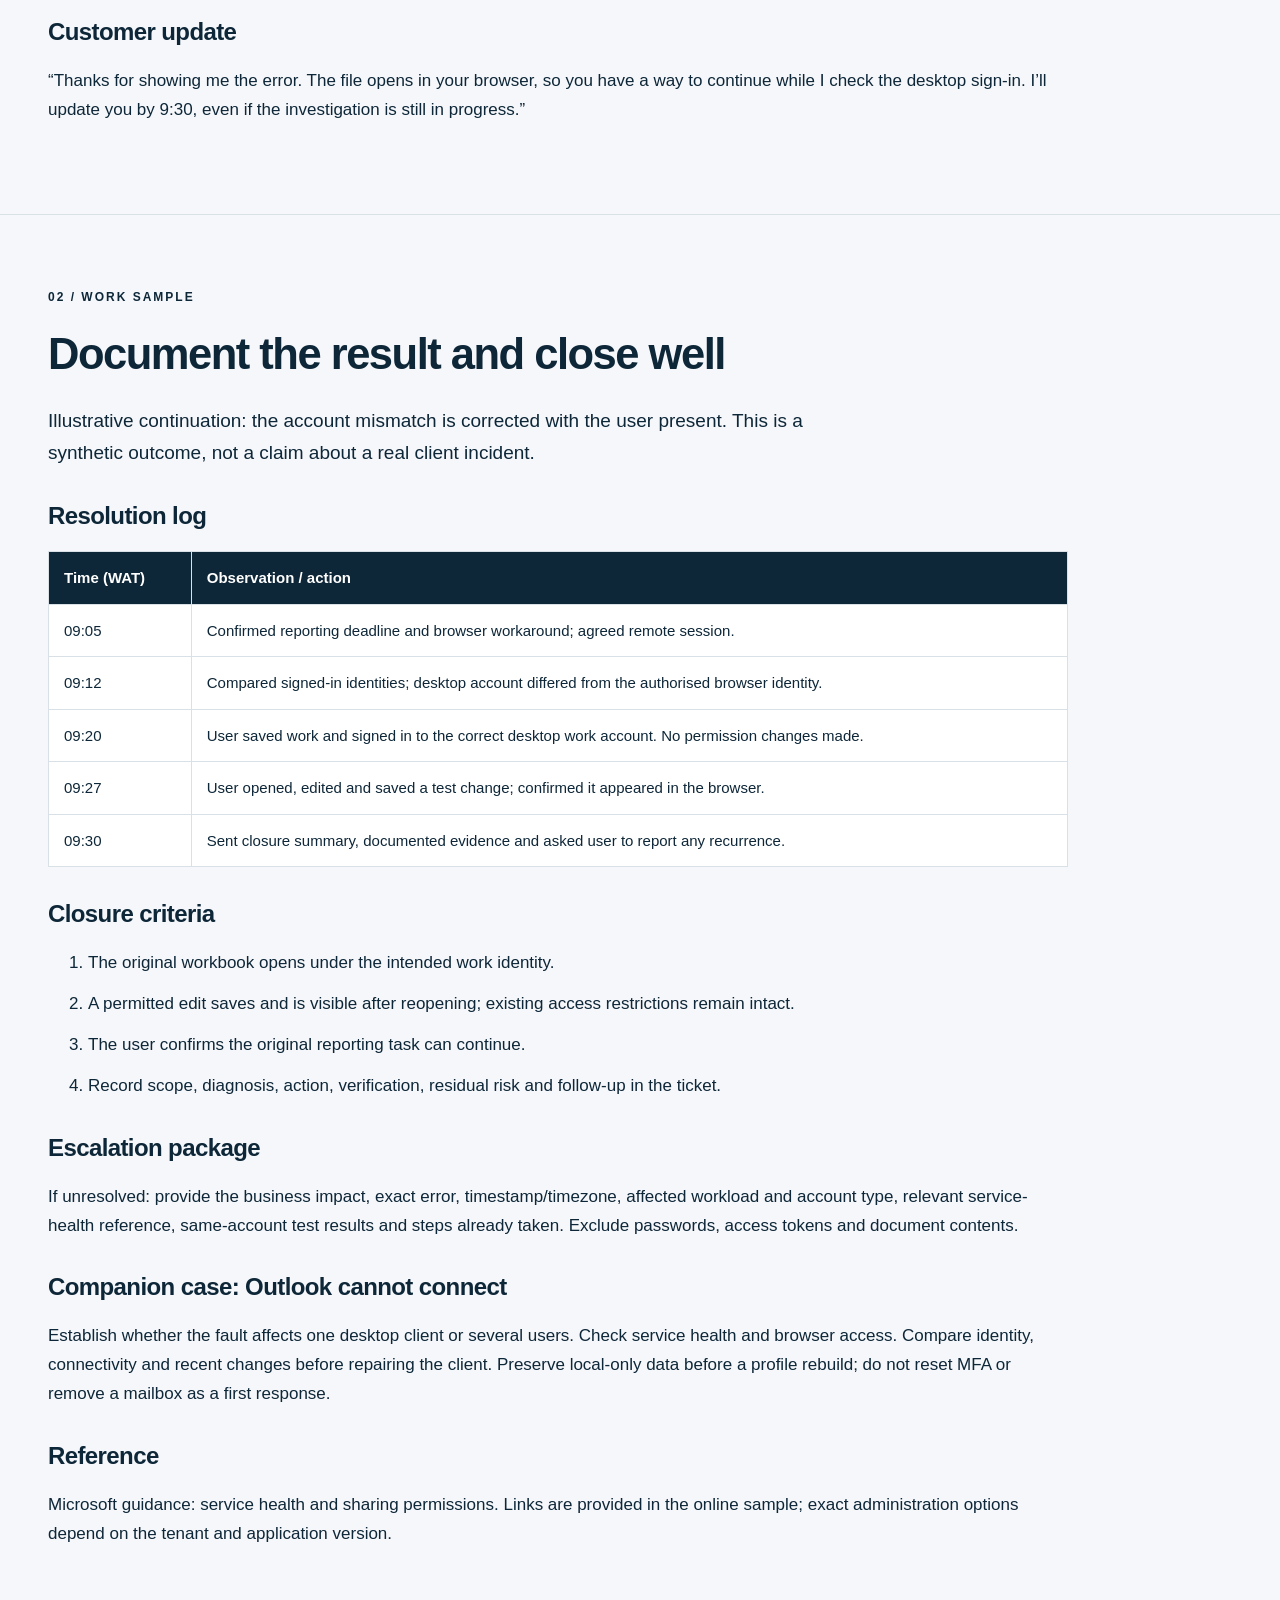
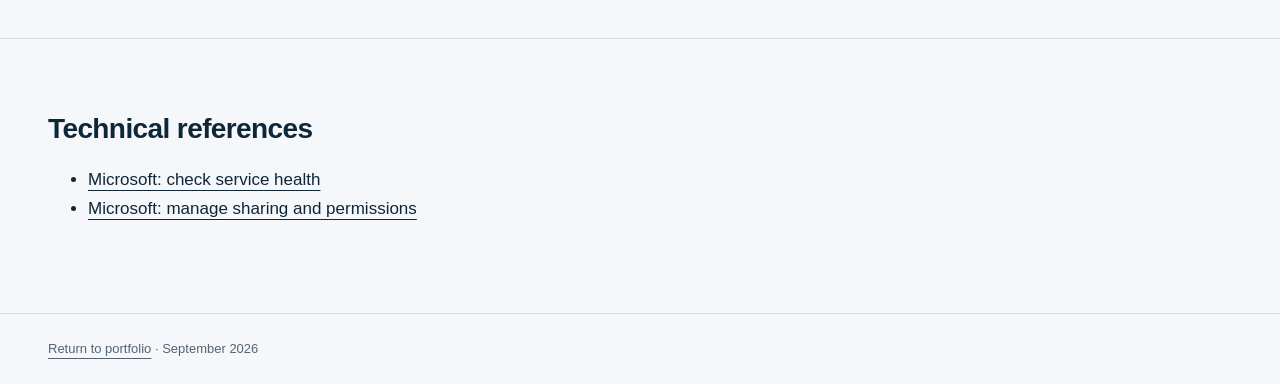
<file: samples/01-technical-support.html>
<!doctype html><html lang="en"><head><meta charset="utf-8"><meta name="viewport" content="width=device-width,initial-scale=1"><title>Windows &amp; Microsoft 365 support | Toluwa Stephen Adebayo</title><link rel="stylesheet" href="../style.css"></head><body><header><a class="brand" href="../index.html#samples">TA<span>Toluwa Stephen Adebayo</span></a><a href="../downloads/01-technical-support.pdf">Download PDF</a></header><main><section class="sample-top"><p class="eyebrow">PRACTICAL WORK / TOLUWA STEPHEN ADEBAYO</p><h1>Windows &amp; Microsoft 365 support</h1><p>A complete sample ticket, diagnostic decision path, customer updates and closure criteria.</p><p class="notice">Demonstration sample • Synthetic scenario • Prepared with AI assistance for this portfolio; not a client deliverable or a record of a completed incident.</p></section><section><p class="eyebrow">01 / WORK SAMPLE</p><h2>Diagnose before changing</h2><p class="wide">Scenario: a remote finance user can open an Excel file in the browser but receives “Access denied” in the desktop workflow. A reporting deadline is in two hours. All names, times and observations below are fictional.</p><div class="sample-block"><h3>Service record</h3><div class="table-scroll"><table><thead><tr><th scope="col">Field</th><th scope="col">Example entry</th></tr></thead><tbody><tr><td>Ticket / priority</td><td>DEMO-1042 / High: one deadline-sensitive user; browser workaround available</td></tr><tr><td>Scope</td><td>One user, one shared workbook; no wider outage reported</td></tr><tr><td>Initial evidence</td><td>Browser opens the file with the work account; desktop shows another signed-in identity</td></tr><tr><td>First decision</td><td>Confirm account mismatch before changing permissions</td></tr><tr><td>Owner / next update</td><td>Assigned support analyst / 09:30 WAT</td></tr></tbody></table></div></div><div class="sample-block"><h3>Investigation sequence</h3><ol><li>Confirm the exact file URL, error text, application version, affected account and recent changes. Ask whether the user needs view or edit access.</li><li>Check whether colleagues are affected and whether Microsoft 365 service health shows a relevant incident. Confirm the user is using the approved work identity.</li><li>Compare browser and desktop behaviour with the same account and file. Review effective file/folder/site access only with authorised administration rights.</li><li>In this scenario, the browser succeeds and the desktop uses a different account. Agree a safe point to save and close work, then switch the desktop application to the correct work account.</li><li>Retest the original task. Do not broaden permissions or use public sharing as a shortcut. If the same-account failure persists, capture sanitised evidence and escalate.</li></ol></div><div class="sample-block"><h3>Customer update</h3><p>“Thanks for showing me the error. The file opens in your browser, so you have a way to continue while I check the desktop sign-in. I’ll update you by 9:30, even if the investigation is still in progress.”</p></div></section><section><p class="eyebrow">02 / WORK SAMPLE</p><h2>Document the result and close well</h2><p class="wide">Illustrative continuation: the account mismatch is corrected with the user present. This is a synthetic outcome, not a claim about a real client incident.</p><div class="sample-block"><h3>Resolution log</h3><div class="table-scroll"><table><thead><tr><th scope="col">Time (WAT)</th><th scope="col">Observation / action</th></tr></thead><tbody><tr><td>09:05</td><td>Confirmed reporting deadline and browser workaround; agreed remote session.</td></tr><tr><td>09:12</td><td>Compared signed-in identities; desktop account differed from the authorised browser identity.</td></tr><tr><td>09:20</td><td>User saved work and signed in to the correct desktop work account. No permission changes made.</td></tr><tr><td>09:27</td><td>User opened, edited and saved a test change; confirmed it appeared in the browser.</td></tr><tr><td>09:30</td><td>Sent closure summary, documented evidence and asked user to report any recurrence.</td></tr></tbody></table></div></div><div class="sample-block"><h3>Closure criteria</h3><ol><li>The original workbook opens under the intended work identity.</li><li>A permitted edit saves and is visible after reopening; existing access restrictions remain intact.</li><li>The user confirms the original reporting task can continue.</li><li>Record scope, diagnosis, action, verification, residual risk and follow-up in the ticket.</li></ol></div><div class="sample-block"><h3>Escalation package</h3><p>If unresolved: provide the business impact, exact error, timestamp/timezone, affected workload and account type, relevant service-health reference, same-account test results and steps already taken. Exclude passwords, access tokens and document contents.</p></div><div class="sample-block"><h3>Companion case: Outlook cannot connect</h3><p>Establish whether the fault affects one desktop client or several users. Check service health and browser access. Compare identity, connectivity and recent changes before repairing the client. Preserve local-only data before a profile rebuild; do not reset MFA or remove a mailbox as a first response.</p></div><div class="sample-block"><h3>Reference</h3><p>Microsoft guidance: service health and sharing permissions. Links are provided in the online sample; exact administration options depend on the tenant and application version.</p></div></section><section><h3>Technical references</h3><ul><li><a href="https://learn.microsoft.com/en-us/microsoft-365/enterprise/view-service-health?view=o365-worldwide">Microsoft: check service health</a></li><li><a href="https://support.microsoft.com/en-us/onedrive/sharepoint/manage-sharing-and-permissions-in-onedrive-and-sharepoint">Microsoft: manage sharing and permissions</a></li></ul></section></main><footer><a href="../index.html#samples">Return to portfolio</a> · September 2026</footer></body></html>
</file>
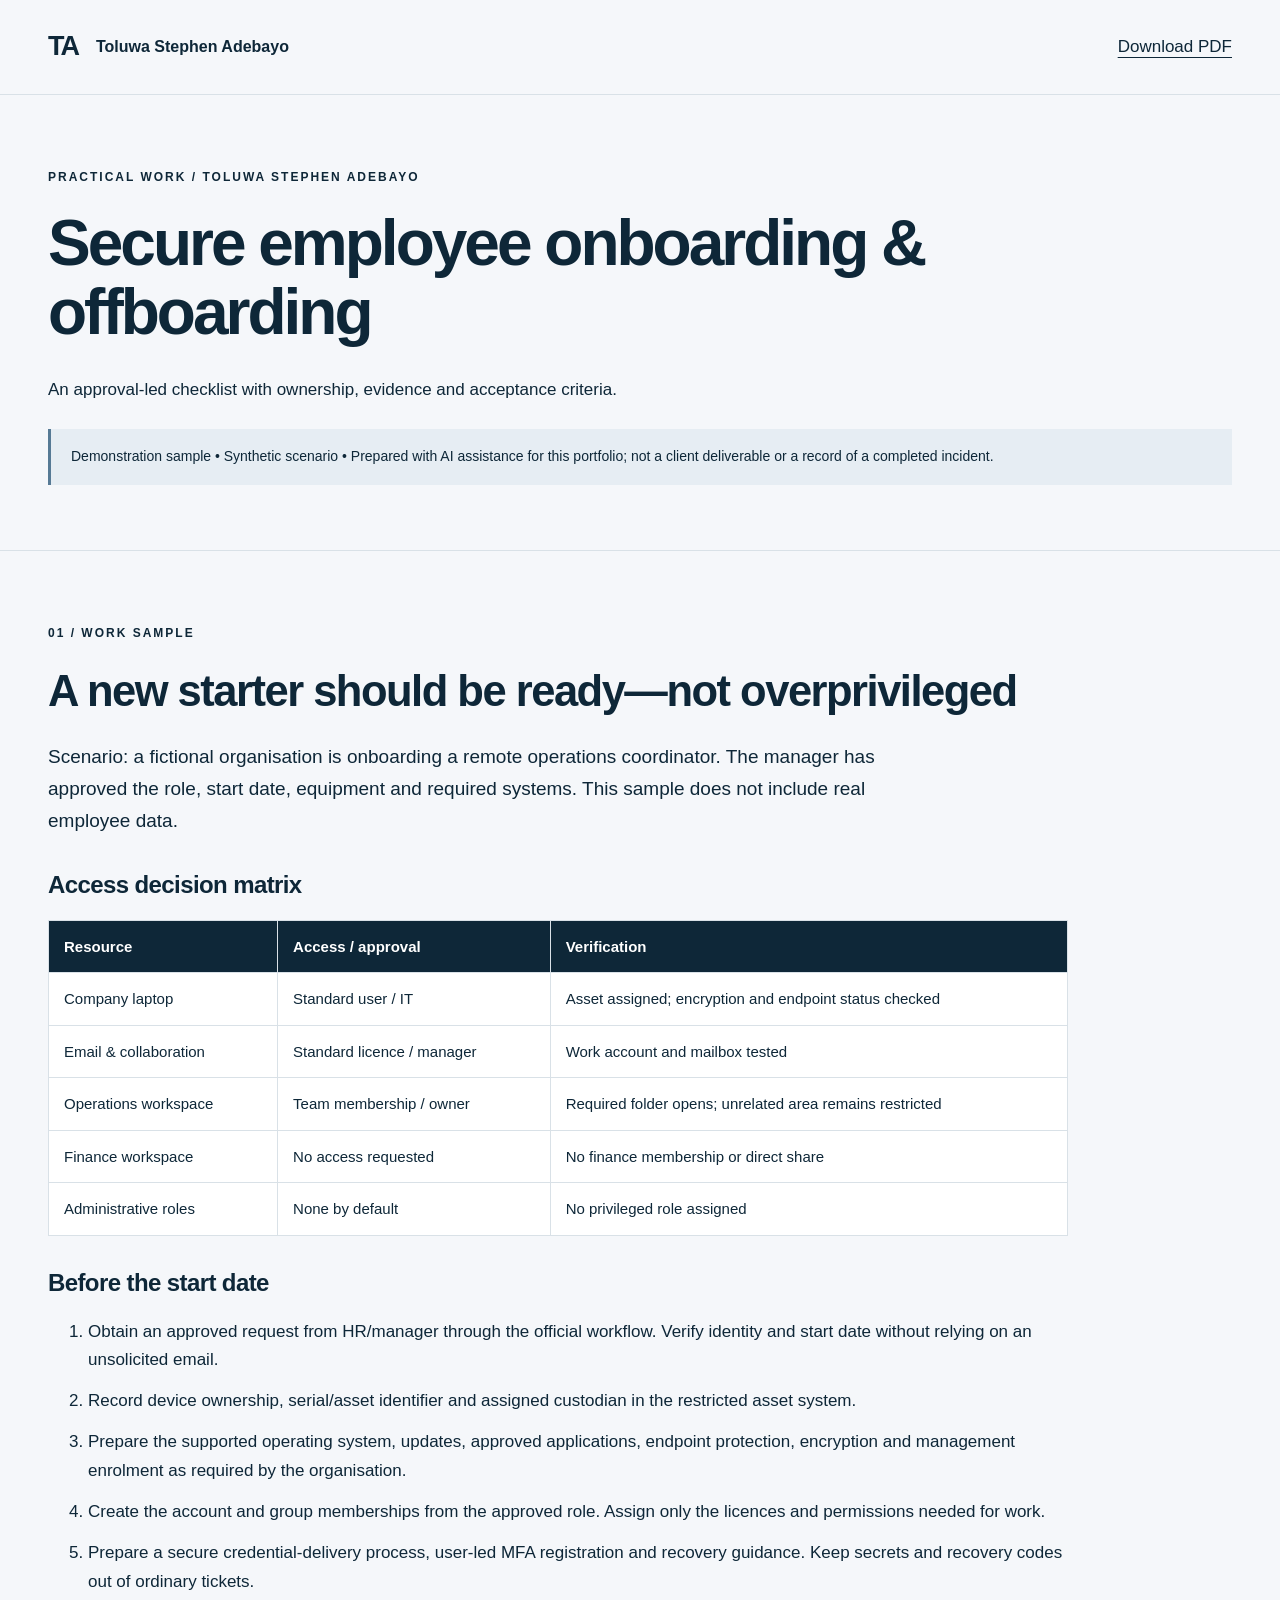
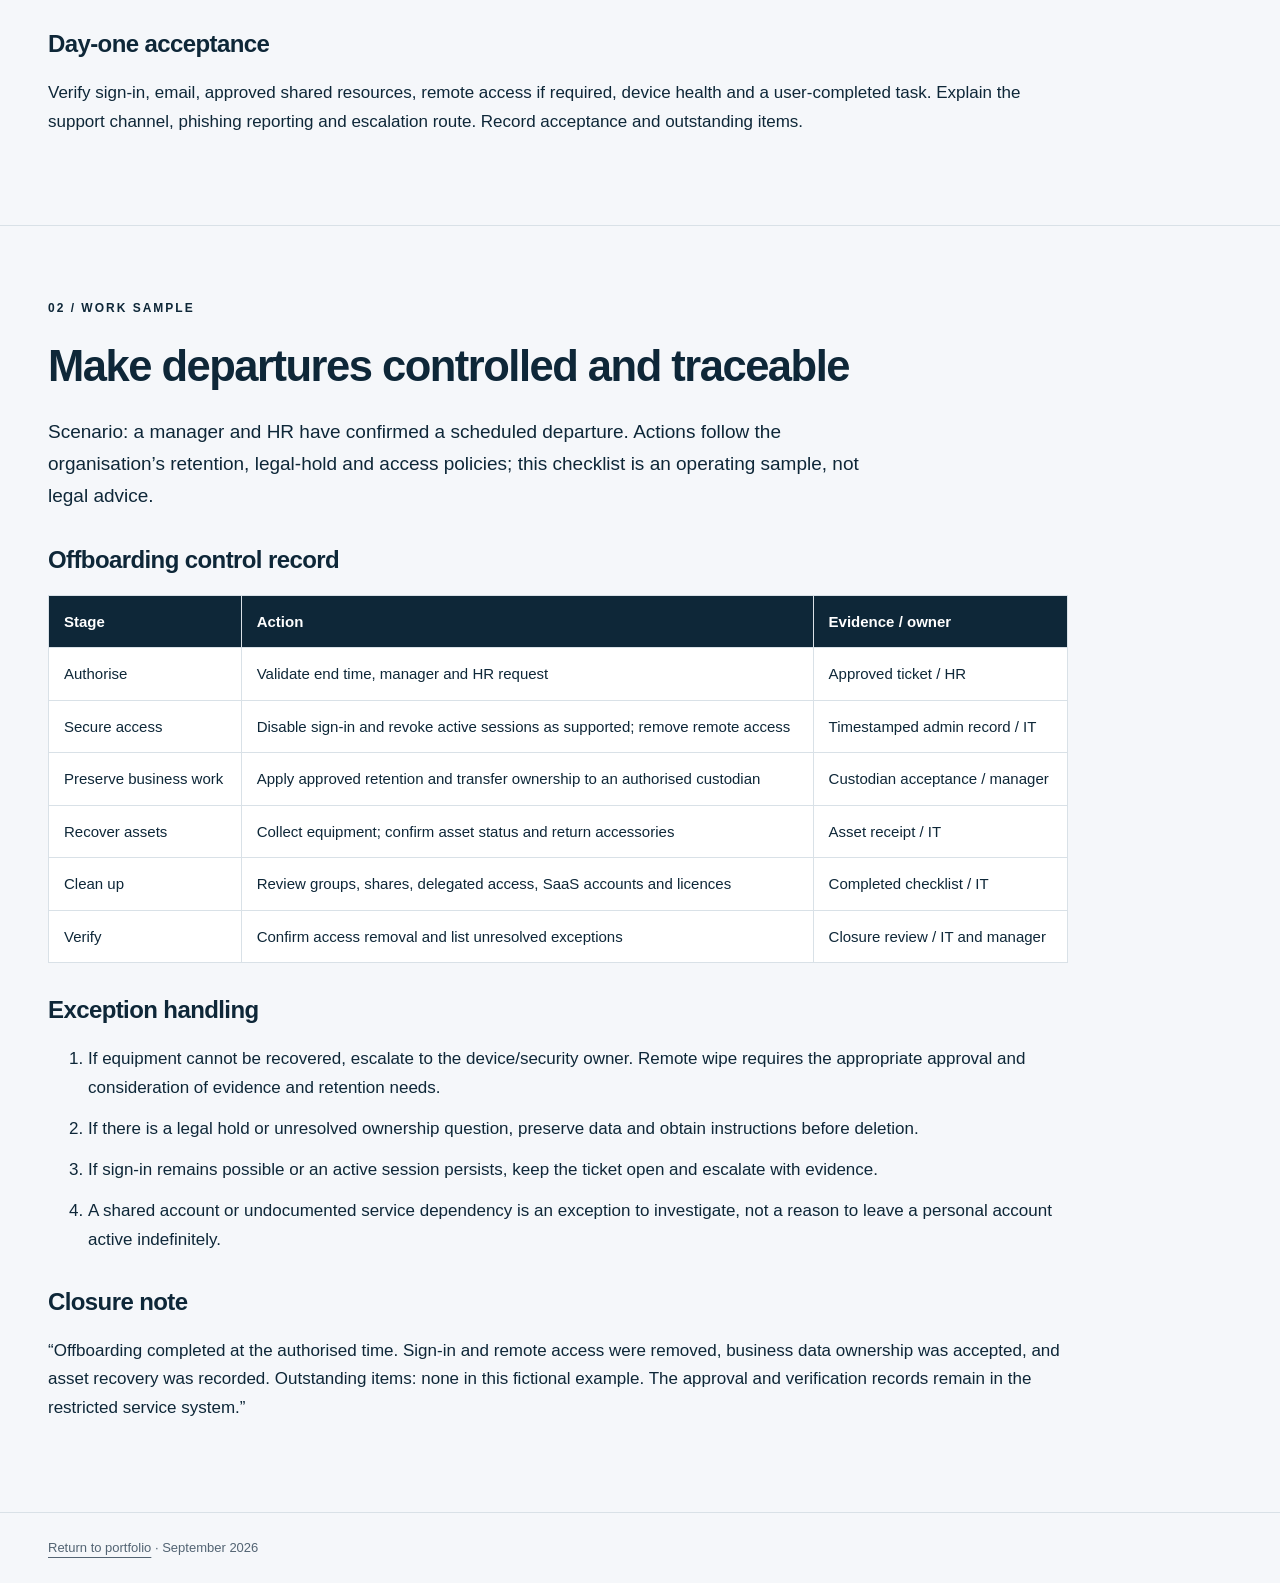
<file: samples/02-onboarding.html>
<!doctype html><html lang="en"><head><meta charset="utf-8"><meta name="viewport" content="width=device-width,initial-scale=1"><title>Secure employee onboarding &amp; offboarding | Toluwa Stephen Adebayo</title><link rel="stylesheet" href="../style.css"></head><body><header><a class="brand" href="../index.html#samples">TA<span>Toluwa Stephen Adebayo</span></a><a href="../downloads/02-onboarding.pdf">Download PDF</a></header><main><section class="sample-top"><p class="eyebrow">PRACTICAL WORK / TOLUWA STEPHEN ADEBAYO</p><h1>Secure employee onboarding &amp; offboarding</h1><p>An approval-led checklist with ownership, evidence and acceptance criteria.</p><p class="notice">Demonstration sample • Synthetic scenario • Prepared with AI assistance for this portfolio; not a client deliverable or a record of a completed incident.</p></section><section><p class="eyebrow">01 / WORK SAMPLE</p><h2>A new starter should be ready—not overprivileged</h2><p class="wide">Scenario: a fictional organisation is onboarding a remote operations coordinator. The manager has approved the role, start date, equipment and required systems. This sample does not include real employee data.</p><div class="sample-block"><h3>Access decision matrix</h3><div class="table-scroll"><table><thead><tr><th scope="col">Resource</th><th scope="col">Access / approval</th><th scope="col">Verification</th></tr></thead><tbody><tr><td>Company laptop</td><td>Standard user / IT</td><td>Asset assigned; encryption and endpoint status checked</td></tr><tr><td>Email &amp; collaboration</td><td>Standard licence / manager</td><td>Work account and mailbox tested</td></tr><tr><td>Operations workspace</td><td>Team membership / owner</td><td>Required folder opens; unrelated area remains restricted</td></tr><tr><td>Finance workspace</td><td>No access requested</td><td>No finance membership or direct share</td></tr><tr><td>Administrative roles</td><td>None by default</td><td>No privileged role assigned</td></tr></tbody></table></div></div><div class="sample-block"><h3>Before the start date</h3><ol><li>Obtain an approved request from HR/manager through the official workflow. Verify identity and start date without relying on an unsolicited email.</li><li>Record device ownership, serial/asset identifier and assigned custodian in the restricted asset system.</li><li>Prepare the supported operating system, updates, approved applications, endpoint protection, encryption and management enrolment as required by the organisation.</li><li>Create the account and group memberships from the approved role. Assign only the licences and permissions needed for work.</li><li>Prepare a secure credential-delivery process, user-led MFA registration and recovery guidance. Keep secrets and recovery codes out of ordinary tickets.</li></ol></div><div class="sample-block"><h3>Day-one acceptance</h3><p>Verify sign-in, email, approved shared resources, remote access if required, device health and a user-completed task. Explain the support channel, phishing reporting and escalation route. Record acceptance and outstanding items.</p></div></section><section><p class="eyebrow">02 / WORK SAMPLE</p><h2>Make departures controlled and traceable</h2><p class="wide">Scenario: a manager and HR have confirmed a scheduled departure. Actions follow the organisation’s retention, legal-hold and access policies; this checklist is an operating sample, not legal advice.</p><div class="sample-block"><h3>Offboarding control record</h3><div class="table-scroll"><table><thead><tr><th scope="col">Stage</th><th scope="col">Action</th><th scope="col">Evidence / owner</th></tr></thead><tbody><tr><td>Authorise</td><td>Validate end time, manager and HR request</td><td>Approved ticket / HR</td></tr><tr><td>Secure access</td><td>Disable sign-in and revoke active sessions as supported; remove remote access</td><td>Timestamped admin record / IT</td></tr><tr><td>Preserve business work</td><td>Apply approved retention and transfer ownership to an authorised custodian</td><td>Custodian acceptance / manager</td></tr><tr><td>Recover assets</td><td>Collect equipment; confirm asset status and return accessories</td><td>Asset receipt / IT</td></tr><tr><td>Clean up</td><td>Review groups, shares, delegated access, SaaS accounts and licences</td><td>Completed checklist / IT</td></tr><tr><td>Verify</td><td>Confirm access removal and list unresolved exceptions</td><td>Closure review / IT and manager</td></tr></tbody></table></div></div><div class="sample-block"><h3>Exception handling</h3><ol><li>If equipment cannot be recovered, escalate to the device/security owner. Remote wipe requires the appropriate approval and consideration of evidence and retention needs.</li><li>If there is a legal hold or unresolved ownership question, preserve data and obtain instructions before deletion.</li><li>If sign-in remains possible or an active session persists, keep the ticket open and escalate with evidence.</li><li>A shared account or undocumented service dependency is an exception to investigate, not a reason to leave a personal account active indefinitely.</li></ol></div><div class="sample-block"><h3>Closure note</h3><p>“Offboarding completed at the authorised time. Sign-in and remote access were removed, business data ownership was accepted, and asset recovery was recorded. Outstanding items: none in this fictional example. The approval and verification records remain in the restricted service system.”</p></div></section></main><footer><a href="../index.html#samples">Return to portfolio</a> · September 2026</footer></body></html>
</file>
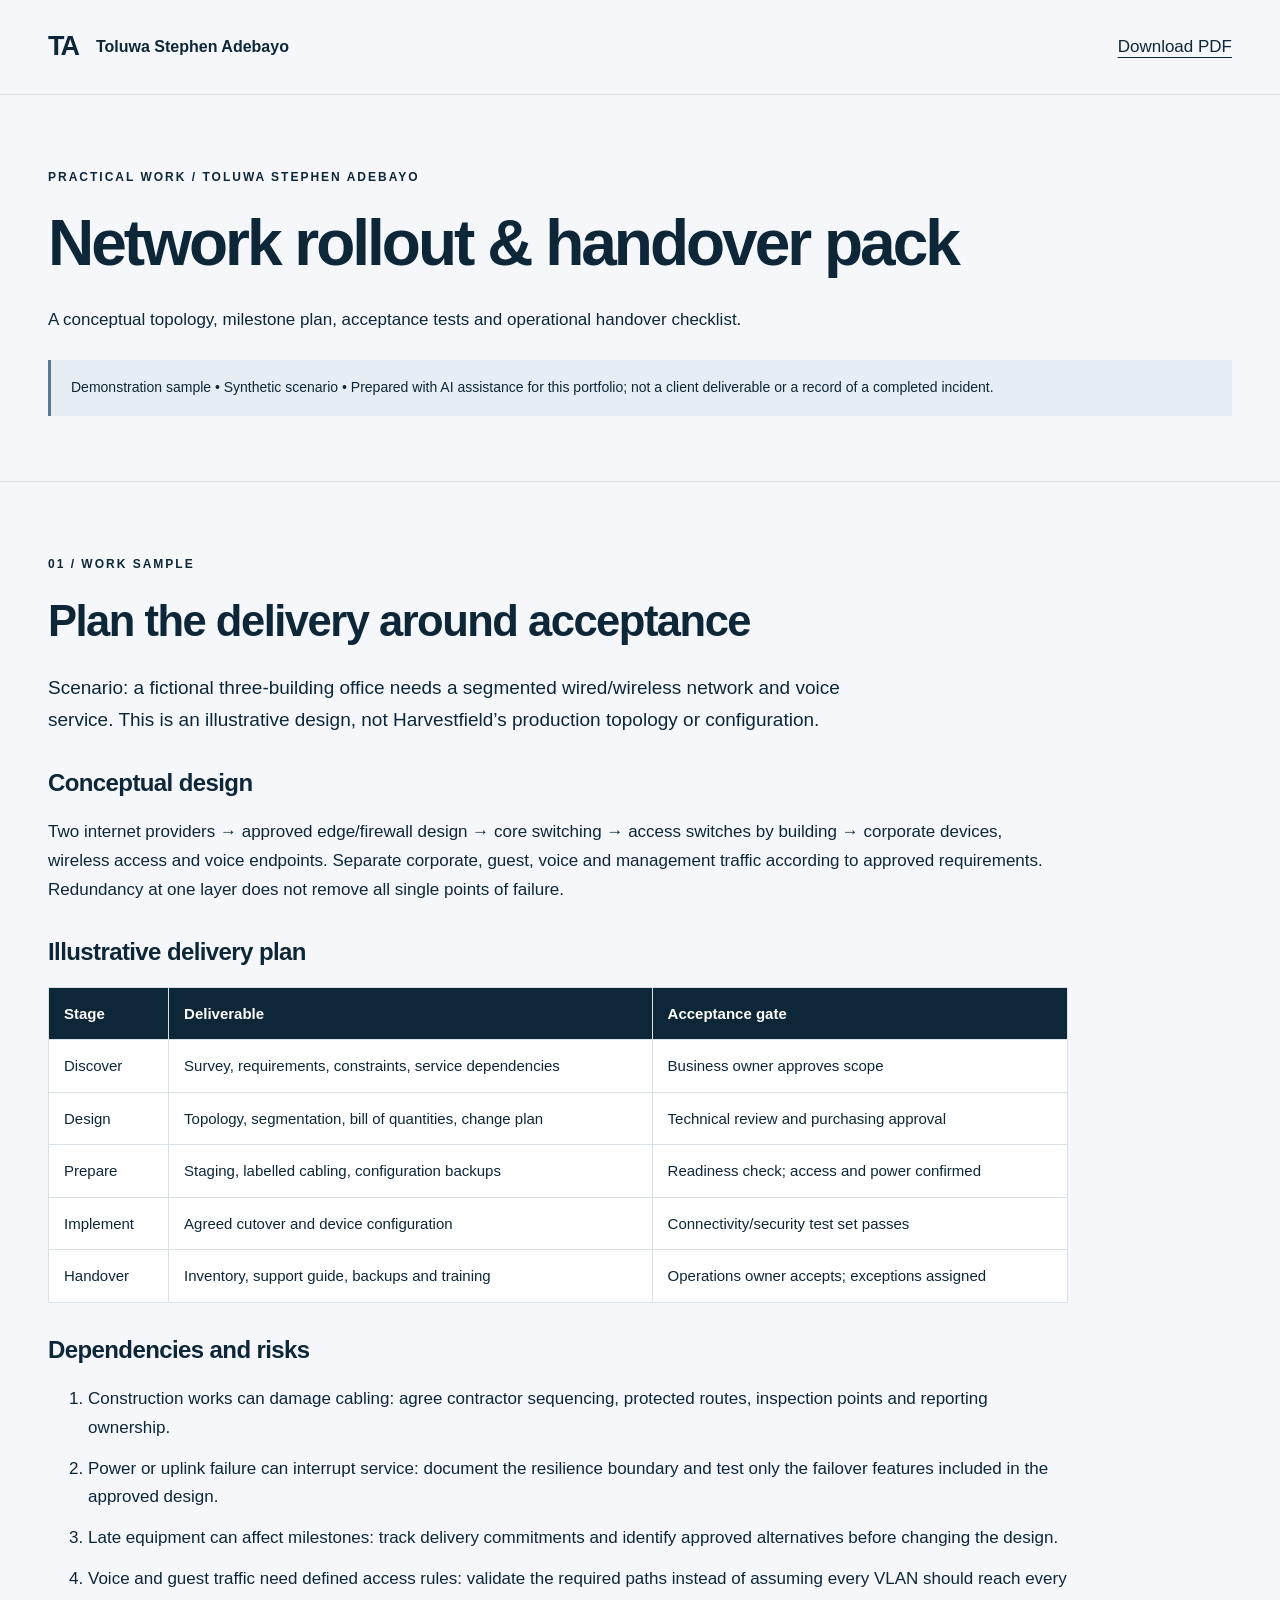
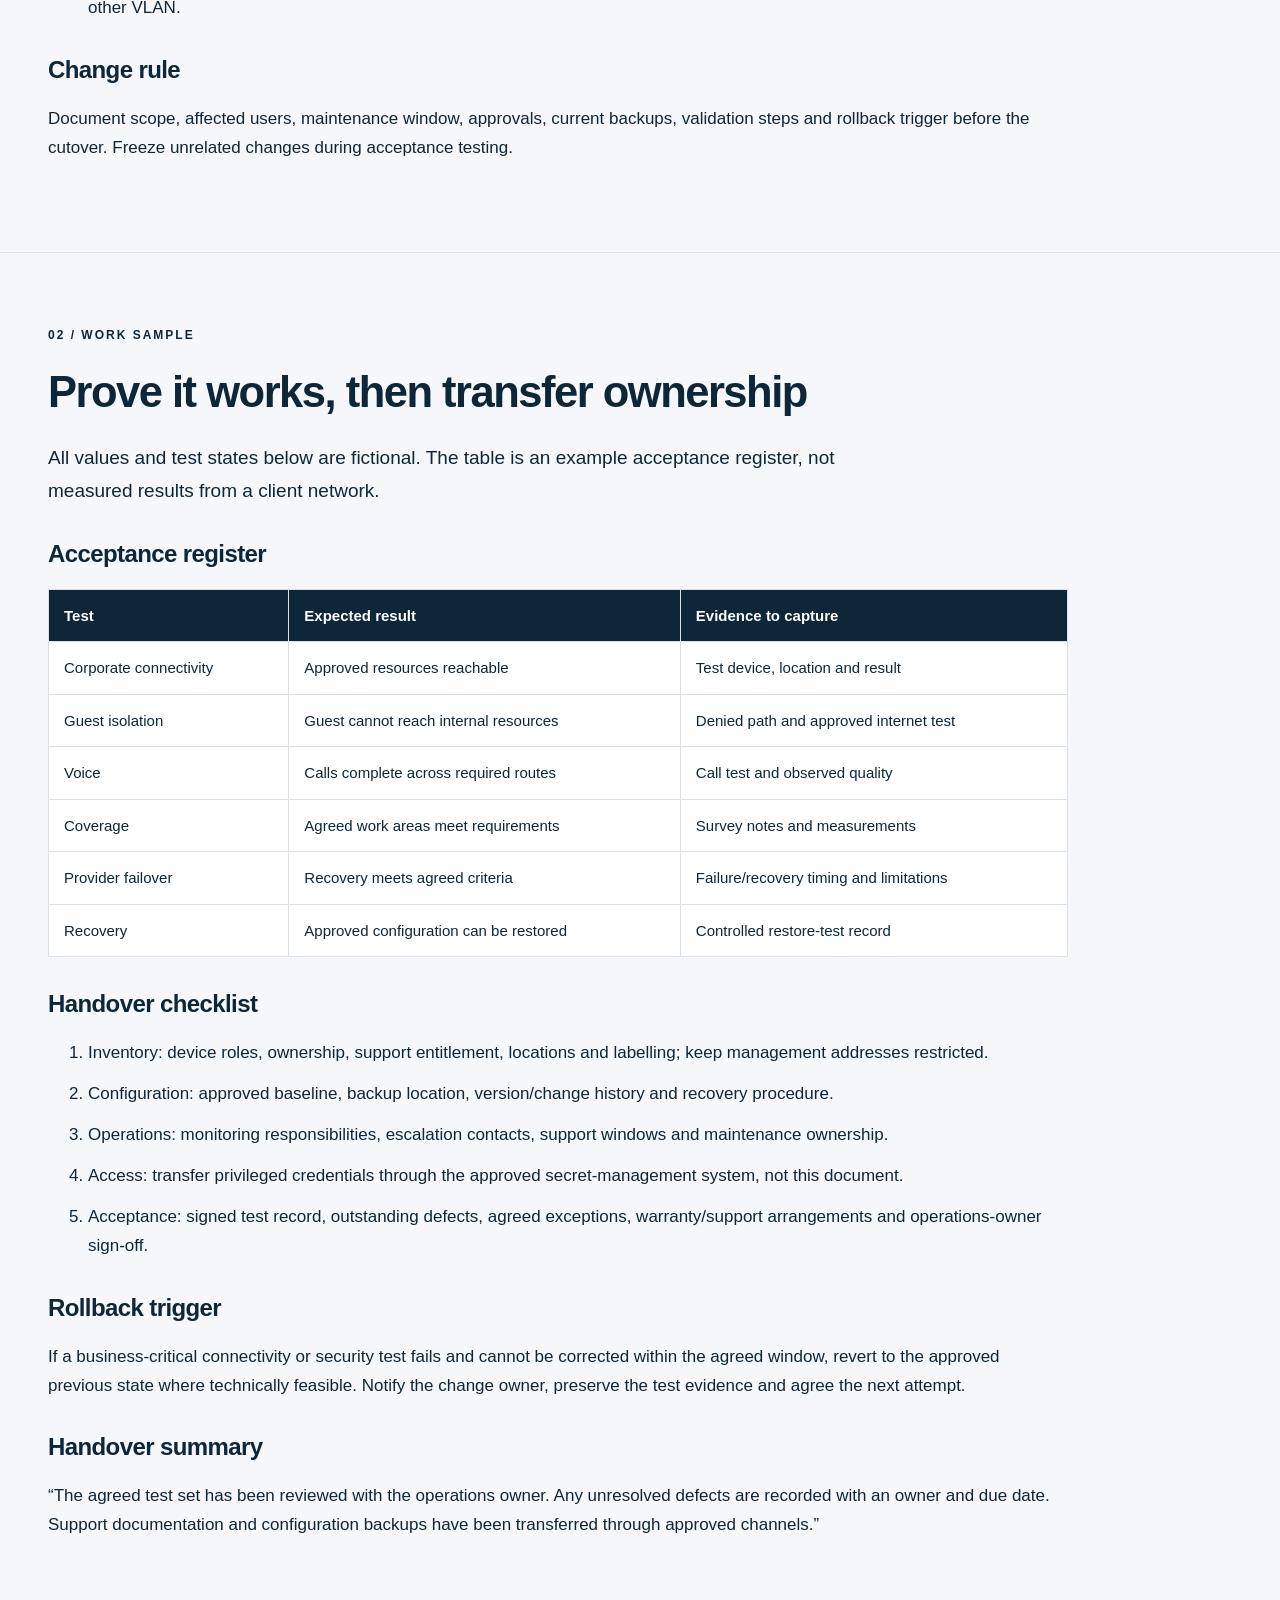
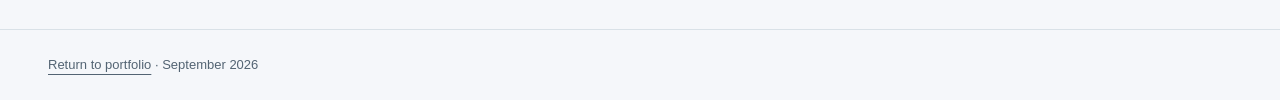
<file: samples/03-network-handover.html>
<!doctype html><html lang="en"><head><meta charset="utf-8"><meta name="viewport" content="width=device-width,initial-scale=1"><title>Network rollout &amp; handover pack | Toluwa Stephen Adebayo</title><link rel="stylesheet" href="../style.css"></head><body><header><a class="brand" href="../index.html#samples">TA<span>Toluwa Stephen Adebayo</span></a><a href="../downloads/03-network-handover.pdf">Download PDF</a></header><main><section class="sample-top"><p class="eyebrow">PRACTICAL WORK / TOLUWA STEPHEN ADEBAYO</p><h1>Network rollout &amp; handover pack</h1><p>A conceptual topology, milestone plan, acceptance tests and operational handover checklist.</p><p class="notice">Demonstration sample • Synthetic scenario • Prepared with AI assistance for this portfolio; not a client deliverable or a record of a completed incident.</p></section><section><p class="eyebrow">01 / WORK SAMPLE</p><h2>Plan the delivery around acceptance</h2><p class="wide">Scenario: a fictional three-building office needs a segmented wired/wireless network and voice service. This is an illustrative design, not Harvestfield’s production topology or configuration.</p><div class="sample-block"><h3>Conceptual design</h3><p>Two internet providers → approved edge/firewall design → core switching → access switches by building → corporate devices, wireless access and voice endpoints. Separate corporate, guest, voice and management traffic according to approved requirements. Redundancy at one layer does not remove all single points of failure.</p></div><div class="sample-block"><h3>Illustrative delivery plan</h3><div class="table-scroll"><table><thead><tr><th scope="col">Stage</th><th scope="col">Deliverable</th><th scope="col">Acceptance gate</th></tr></thead><tbody><tr><td>Discover</td><td>Survey, requirements, constraints, service dependencies</td><td>Business owner approves scope</td></tr><tr><td>Design</td><td>Topology, segmentation, bill of quantities, change plan</td><td>Technical review and purchasing approval</td></tr><tr><td>Prepare</td><td>Staging, labelled cabling, configuration backups</td><td>Readiness check; access and power confirmed</td></tr><tr><td>Implement</td><td>Agreed cutover and device configuration</td><td>Connectivity/security test set passes</td></tr><tr><td>Handover</td><td>Inventory, support guide, backups and training</td><td>Operations owner accepts; exceptions assigned</td></tr></tbody></table></div></div><div class="sample-block"><h3>Dependencies and risks</h3><ol><li>Construction works can damage cabling: agree contractor sequencing, protected routes, inspection points and reporting ownership.</li><li>Power or uplink failure can interrupt service: document the resilience boundary and test only the failover features included in the approved design.</li><li>Late equipment can affect milestones: track delivery commitments and identify approved alternatives before changing the design.</li><li>Voice and guest traffic need defined access rules: validate the required paths instead of assuming every VLAN should reach every other VLAN.</li></ol></div><div class="sample-block"><h3>Change rule</h3><p>Document scope, affected users, maintenance window, approvals, current backups, validation steps and rollback trigger before the cutover. Freeze unrelated changes during acceptance testing.</p></div></section><section><p class="eyebrow">02 / WORK SAMPLE</p><h2>Prove it works, then transfer ownership</h2><p class="wide">All values and test states below are fictional. The table is an example acceptance register, not measured results from a client network.</p><div class="sample-block"><h3>Acceptance register</h3><div class="table-scroll"><table><thead><tr><th scope="col">Test</th><th scope="col">Expected result</th><th scope="col">Evidence to capture</th></tr></thead><tbody><tr><td>Corporate connectivity</td><td>Approved resources reachable</td><td>Test device, location and result</td></tr><tr><td>Guest isolation</td><td>Guest cannot reach internal resources</td><td>Denied path and approved internet test</td></tr><tr><td>Voice</td><td>Calls complete across required routes</td><td>Call test and observed quality</td></tr><tr><td>Coverage</td><td>Agreed work areas meet requirements</td><td>Survey notes and measurements</td></tr><tr><td>Provider failover</td><td>Recovery meets agreed criteria</td><td>Failure/recovery timing and limitations</td></tr><tr><td>Recovery</td><td>Approved configuration can be restored</td><td>Controlled restore-test record</td></tr></tbody></table></div></div><div class="sample-block"><h3>Handover checklist</h3><ol><li>Inventory: device roles, ownership, support entitlement, locations and labelling; keep management addresses restricted.</li><li>Configuration: approved baseline, backup location, version/change history and recovery procedure.</li><li>Operations: monitoring responsibilities, escalation contacts, support windows and maintenance ownership.</li><li>Access: transfer privileged credentials through the approved secret-management system, not this document.</li><li>Acceptance: signed test record, outstanding defects, agreed exceptions, warranty/support arrangements and operations-owner sign-off.</li></ol></div><div class="sample-block"><h3>Rollback trigger</h3><p>If a business-critical connectivity or security test fails and cannot be corrected within the agreed window, revert to the approved previous state where technically feasible. Notify the change owner, preserve the test evidence and agree the next attempt.</p></div><div class="sample-block"><h3>Handover summary</h3><p>“The agreed test set has been reviewed with the operations owner. Any unresolved defects are recorded with an owner and due date. Support documentation and configuration backups have been transferred through approved channels.”</p></div></section></main><footer><a href="../index.html#samples">Return to portfolio</a> · September 2026</footer></body></html>
</file>
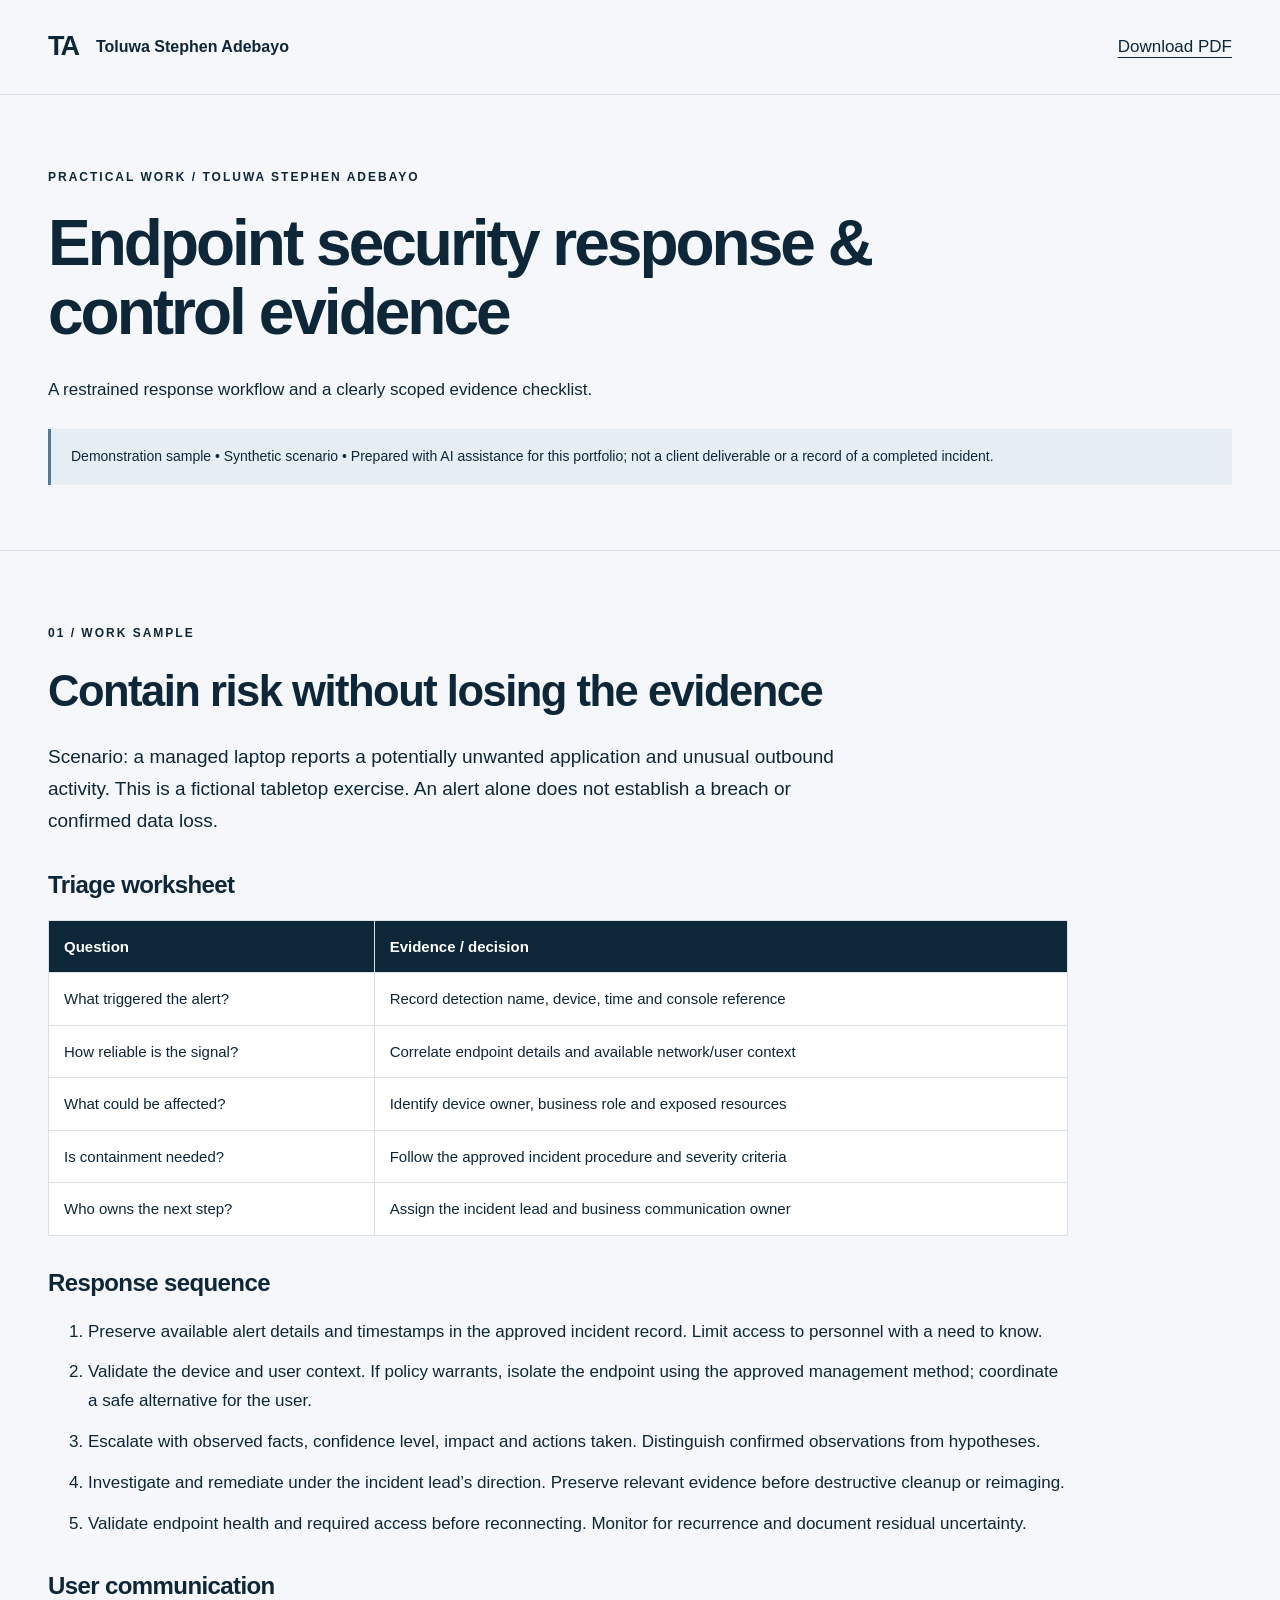
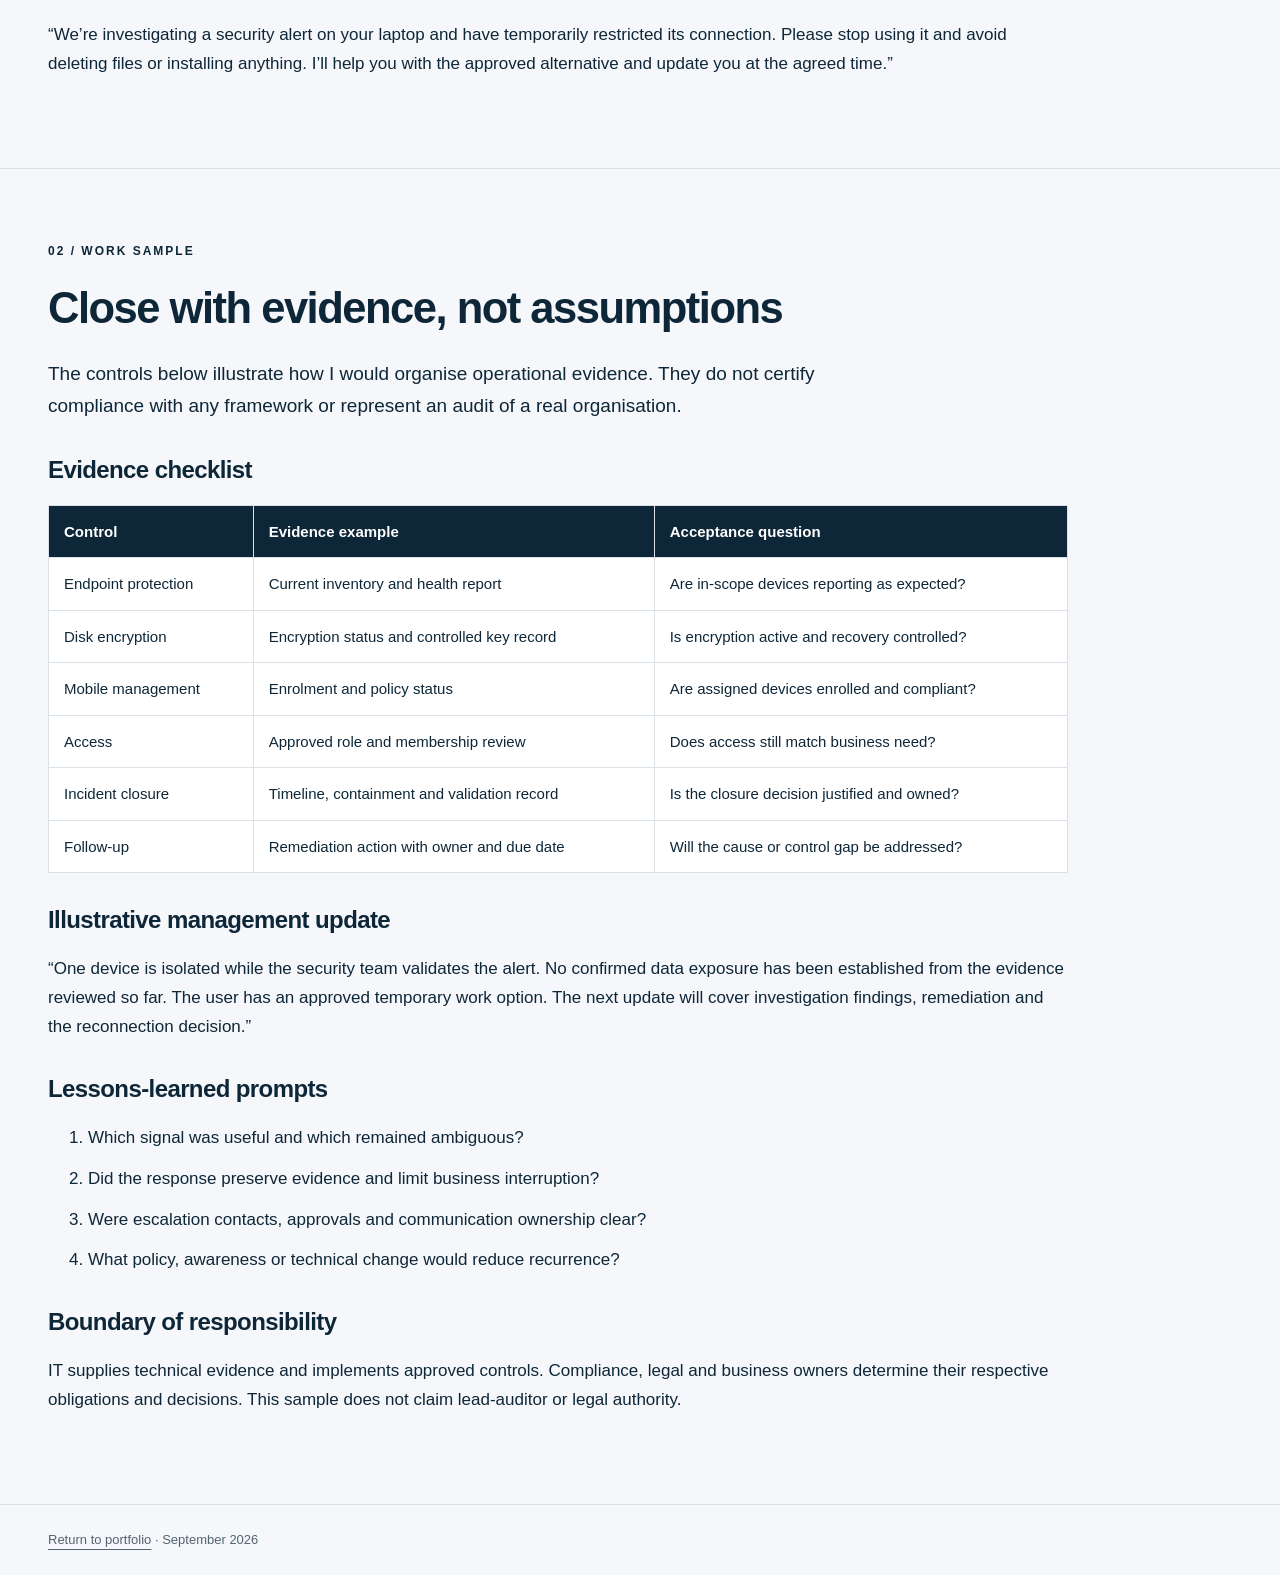
<file: samples/04-security-response.html>
<!doctype html><html lang="en"><head><meta charset="utf-8"><meta name="viewport" content="width=device-width,initial-scale=1"><title>Endpoint security response &amp; control evidence | Toluwa Stephen Adebayo</title><link rel="stylesheet" href="../style.css"></head><body><header><a class="brand" href="../index.html#samples">TA<span>Toluwa Stephen Adebayo</span></a><a href="../downloads/04-security-response.pdf">Download PDF</a></header><main><section class="sample-top"><p class="eyebrow">PRACTICAL WORK / TOLUWA STEPHEN ADEBAYO</p><h1>Endpoint security response &amp; control evidence</h1><p>A restrained response workflow and a clearly scoped evidence checklist.</p><p class="notice">Demonstration sample • Synthetic scenario • Prepared with AI assistance for this portfolio; not a client deliverable or a record of a completed incident.</p></section><section><p class="eyebrow">01 / WORK SAMPLE</p><h2>Contain risk without losing the evidence</h2><p class="wide">Scenario: a managed laptop reports a potentially unwanted application and unusual outbound activity. This is a fictional tabletop exercise. An alert alone does not establish a breach or confirmed data loss.</p><div class="sample-block"><h3>Triage worksheet</h3><div class="table-scroll"><table><thead><tr><th scope="col">Question</th><th scope="col">Evidence / decision</th></tr></thead><tbody><tr><td>What triggered the alert?</td><td>Record detection name, device, time and console reference</td></tr><tr><td>How reliable is the signal?</td><td>Correlate endpoint details and available network/user context</td></tr><tr><td>What could be affected?</td><td>Identify device owner, business role and exposed resources</td></tr><tr><td>Is containment needed?</td><td>Follow the approved incident procedure and severity criteria</td></tr><tr><td>Who owns the next step?</td><td>Assign the incident lead and business communication owner</td></tr></tbody></table></div></div><div class="sample-block"><h3>Response sequence</h3><ol><li>Preserve available alert details and timestamps in the approved incident record. Limit access to personnel with a need to know.</li><li>Validate the device and user context. If policy warrants, isolate the endpoint using the approved management method; coordinate a safe alternative for the user.</li><li>Escalate with observed facts, confidence level, impact and actions taken. Distinguish confirmed observations from hypotheses.</li><li>Investigate and remediate under the incident lead’s direction. Preserve relevant evidence before destructive cleanup or reimaging.</li><li>Validate endpoint health and required access before reconnecting. Monitor for recurrence and document residual uncertainty.</li></ol></div><div class="sample-block"><h3>User communication</h3><p>“We’re investigating a security alert on your laptop and have temporarily restricted its connection. Please stop using it and avoid deleting files or installing anything. I’ll help you with the approved alternative and update you at the agreed time.”</p></div></section><section><p class="eyebrow">02 / WORK SAMPLE</p><h2>Close with evidence, not assumptions</h2><p class="wide">The controls below illustrate how I would organise operational evidence. They do not certify compliance with any framework or represent an audit of a real organisation.</p><div class="sample-block"><h3>Evidence checklist</h3><div class="table-scroll"><table><thead><tr><th scope="col">Control</th><th scope="col">Evidence example</th><th scope="col">Acceptance question</th></tr></thead><tbody><tr><td>Endpoint protection</td><td>Current inventory and health report</td><td>Are in-scope devices reporting as expected?</td></tr><tr><td>Disk encryption</td><td>Encryption status and controlled key record</td><td>Is encryption active and recovery controlled?</td></tr><tr><td>Mobile management</td><td>Enrolment and policy status</td><td>Are assigned devices enrolled and compliant?</td></tr><tr><td>Access</td><td>Approved role and membership review</td><td>Does access still match business need?</td></tr><tr><td>Incident closure</td><td>Timeline, containment and validation record</td><td>Is the closure decision justified and owned?</td></tr><tr><td>Follow-up</td><td>Remediation action with owner and due date</td><td>Will the cause or control gap be addressed?</td></tr></tbody></table></div></div><div class="sample-block"><h3>Illustrative management update</h3><p>“One device is isolated while the security team validates the alert. No confirmed data exposure has been established from the evidence reviewed so far. The user has an approved temporary work option. The next update will cover investigation findings, remediation and the reconnection decision.”</p></div><div class="sample-block"><h3>Lessons-learned prompts</h3><ol><li>Which signal was useful and which remained ambiguous?</li><li>Did the response preserve evidence and limit business interruption?</li><li>Were escalation contacts, approvals and communication ownership clear?</li><li>What policy, awareness or technical change would reduce recurrence?</li></ol></div><div class="sample-block"><h3>Boundary of responsibility</h3><p>IT supplies technical evidence and implements approved controls. Compliance, legal and business owners determine their respective obligations and decisions. This sample does not claim lead-auditor or legal authority.</p></div></section></main><footer><a href="../index.html#samples">Return to portfolio</a> · September 2026</footer></body></html>
</file>
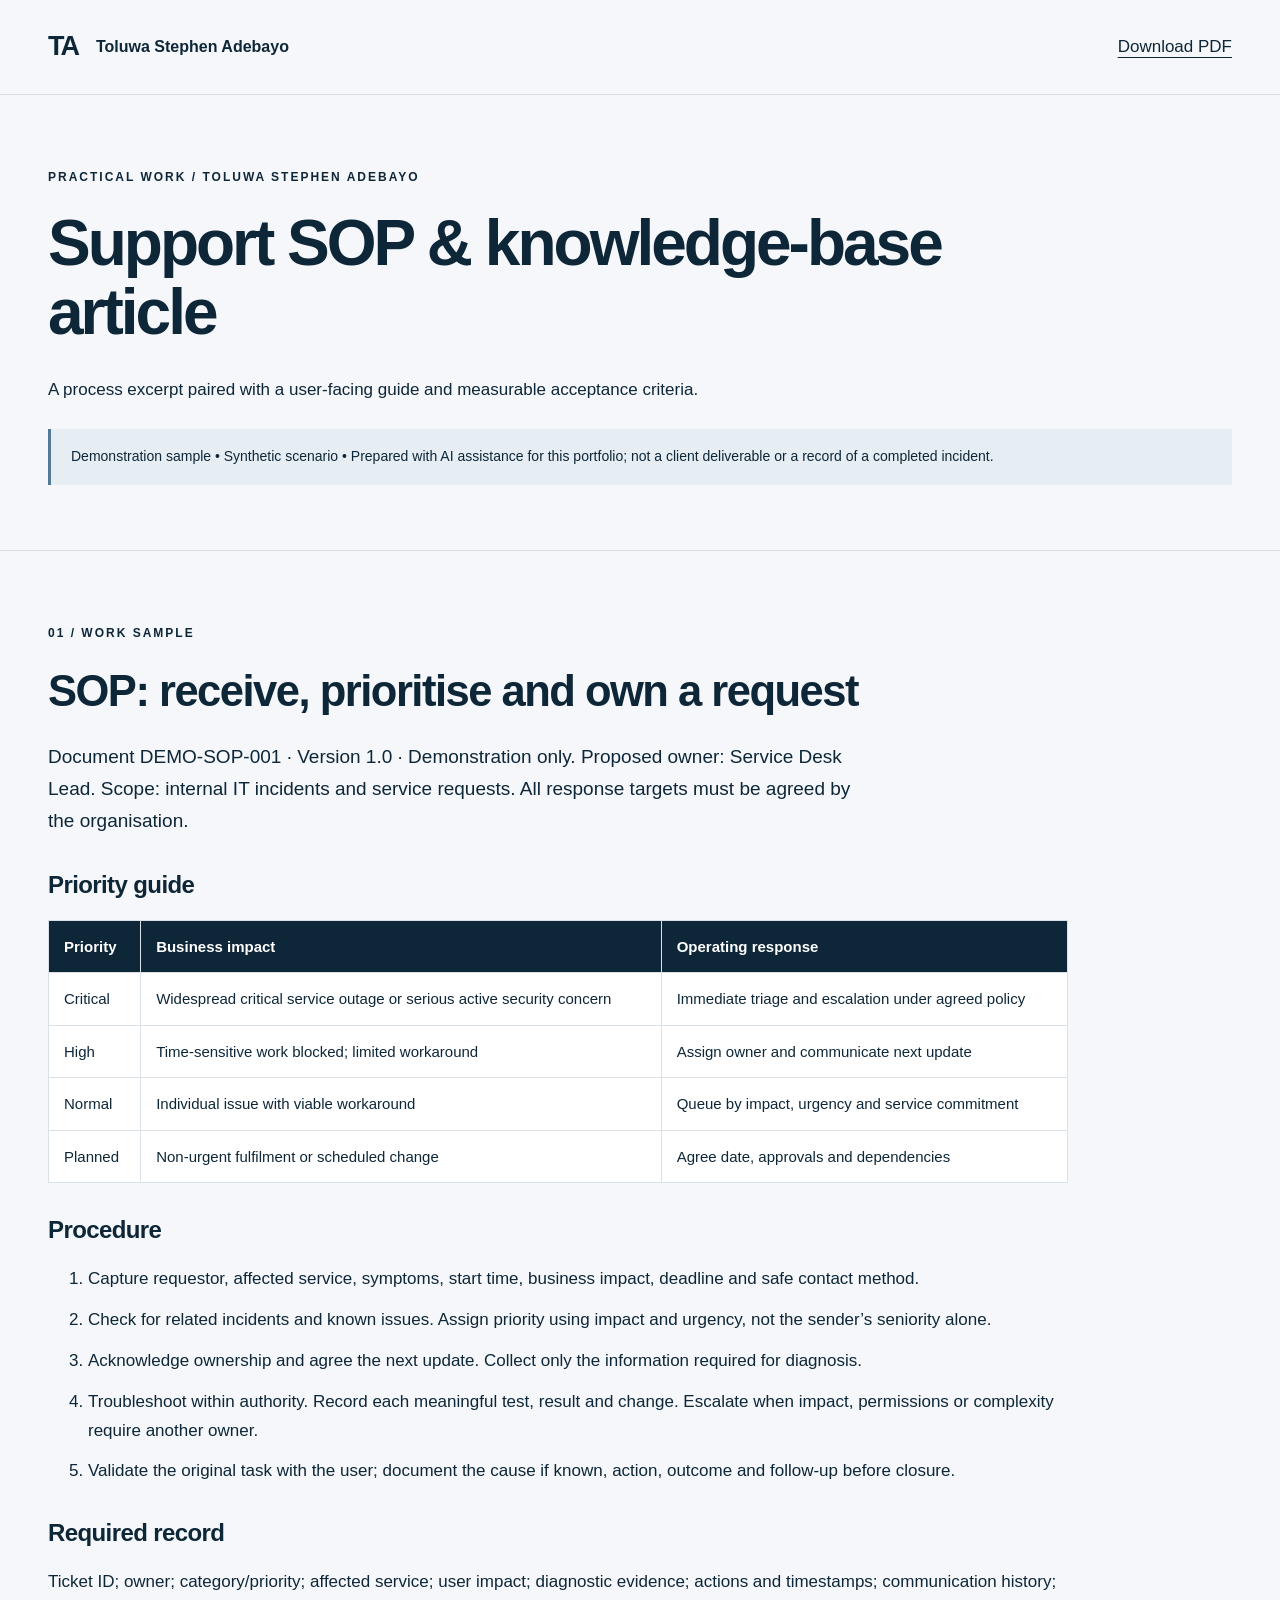
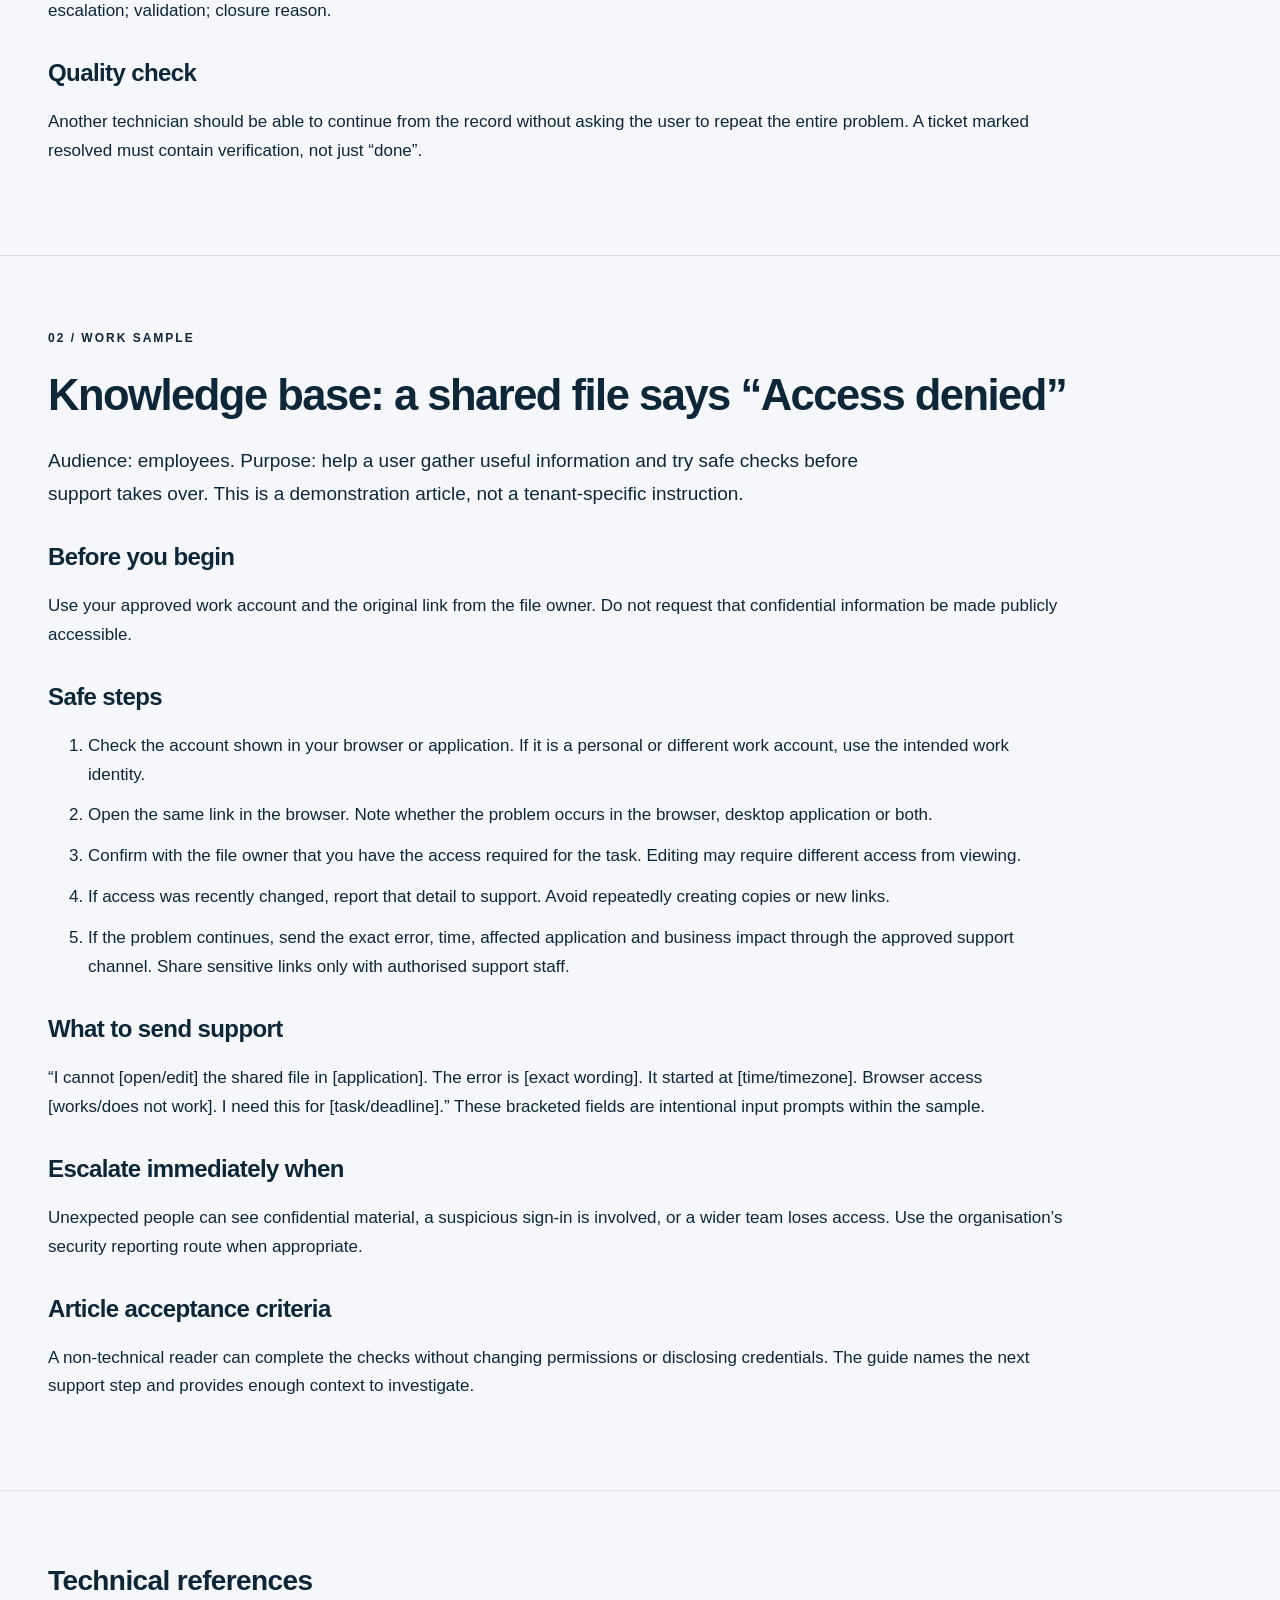
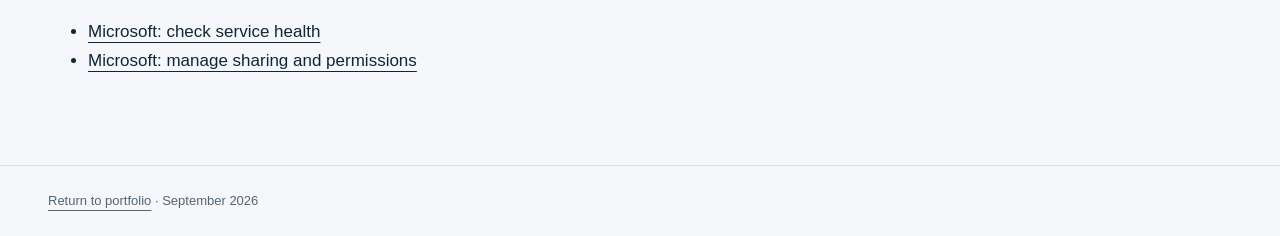
<file: samples/05-technical-writing.html>
<!doctype html><html lang="en"><head><meta charset="utf-8"><meta name="viewport" content="width=device-width,initial-scale=1"><title>Support SOP &amp; knowledge-base article | Toluwa Stephen Adebayo</title><link rel="stylesheet" href="../style.css"></head><body><header><a class="brand" href="../index.html#samples">TA<span>Toluwa Stephen Adebayo</span></a><a href="../downloads/05-technical-writing.pdf">Download PDF</a></header><main><section class="sample-top"><p class="eyebrow">PRACTICAL WORK / TOLUWA STEPHEN ADEBAYO</p><h1>Support SOP &amp; knowledge-base article</h1><p>A process excerpt paired with a user-facing guide and measurable acceptance criteria.</p><p class="notice">Demonstration sample • Synthetic scenario • Prepared with AI assistance for this portfolio; not a client deliverable or a record of a completed incident.</p></section><section><p class="eyebrow">01 / WORK SAMPLE</p><h2>SOP: receive, prioritise and own a request</h2><p class="wide">Document DEMO-SOP-001 · Version 1.0 · Demonstration only. Proposed owner: Service Desk Lead. Scope: internal IT incidents and service requests. All response targets must be agreed by the organisation.</p><div class="sample-block"><h3>Priority guide</h3><div class="table-scroll"><table><thead><tr><th scope="col">Priority</th><th scope="col">Business impact</th><th scope="col">Operating response</th></tr></thead><tbody><tr><td>Critical</td><td>Widespread critical service outage or serious active security concern</td><td>Immediate triage and escalation under agreed policy</td></tr><tr><td>High</td><td>Time-sensitive work blocked; limited workaround</td><td>Assign owner and communicate next update</td></tr><tr><td>Normal</td><td>Individual issue with viable workaround</td><td>Queue by impact, urgency and service commitment</td></tr><tr><td>Planned</td><td>Non-urgent fulfilment or scheduled change</td><td>Agree date, approvals and dependencies</td></tr></tbody></table></div></div><div class="sample-block"><h3>Procedure</h3><ol><li>Capture requestor, affected service, symptoms, start time, business impact, deadline and safe contact method.</li><li>Check for related incidents and known issues. Assign priority using impact and urgency, not the sender’s seniority alone.</li><li>Acknowledge ownership and agree the next update. Collect only the information required for diagnosis.</li><li>Troubleshoot within authority. Record each meaningful test, result and change. Escalate when impact, permissions or complexity require another owner.</li><li>Validate the original task with the user; document the cause if known, action, outcome and follow-up before closure.</li></ol></div><div class="sample-block"><h3>Required record</h3><p>Ticket ID; owner; category/priority; affected service; user impact; diagnostic evidence; actions and timestamps; communication history; escalation; validation; closure reason.</p></div><div class="sample-block"><h3>Quality check</h3><p>Another technician should be able to continue from the record without asking the user to repeat the entire problem. A ticket marked resolved must contain verification, not just “done”.</p></div></section><section><p class="eyebrow">02 / WORK SAMPLE</p><h2>Knowledge base: a shared file says “Access denied”</h2><p class="wide">Audience: employees. Purpose: help a user gather useful information and try safe checks before support takes over. This is a demonstration article, not a tenant-specific instruction.</p><div class="sample-block"><h3>Before you begin</h3><p>Use your approved work account and the original link from the file owner. Do not request that confidential information be made publicly accessible.</p></div><div class="sample-block"><h3>Safe steps</h3><ol><li>Check the account shown in your browser or application. If it is a personal or different work account, use the intended work identity.</li><li>Open the same link in the browser. Note whether the problem occurs in the browser, desktop application or both.</li><li>Confirm with the file owner that you have the access required for the task. Editing may require different access from viewing.</li><li>If access was recently changed, report that detail to support. Avoid repeatedly creating copies or new links.</li><li>If the problem continues, send the exact error, time, affected application and business impact through the approved support channel. Share sensitive links only with authorised support staff.</li></ol></div><div class="sample-block"><h3>What to send support</h3><p>“I cannot [open/edit] the shared file in [application]. The error is [exact wording]. It started at [time/timezone]. Browser access [works/does not work]. I need this for [task/deadline].” These bracketed fields are intentional input prompts within the sample.</p></div><div class="sample-block"><h3>Escalate immediately when</h3><p>Unexpected people can see confidential material, a suspicious sign-in is involved, or a wider team loses access. Use the organisation’s security reporting route when appropriate.</p></div><div class="sample-block"><h3>Article acceptance criteria</h3><p>A non-technical reader can complete the checks without changing permissions or disclosing credentials. The guide names the next support step and provides enough context to investigate.</p></div></section><section><h3>Technical references</h3><ul><li><a href="https://learn.microsoft.com/en-us/microsoft-365/enterprise/view-service-health?view=o365-worldwide">Microsoft: check service health</a></li><li><a href="https://support.microsoft.com/en-us/onedrive/sharepoint/manage-sharing-and-permissions-in-onedrive-and-sharepoint">Microsoft: manage sharing and permissions</a></li></ul></section></main><footer><a href="../index.html#samples">Return to portfolio</a> · September 2026</footer></body></html>
</file>
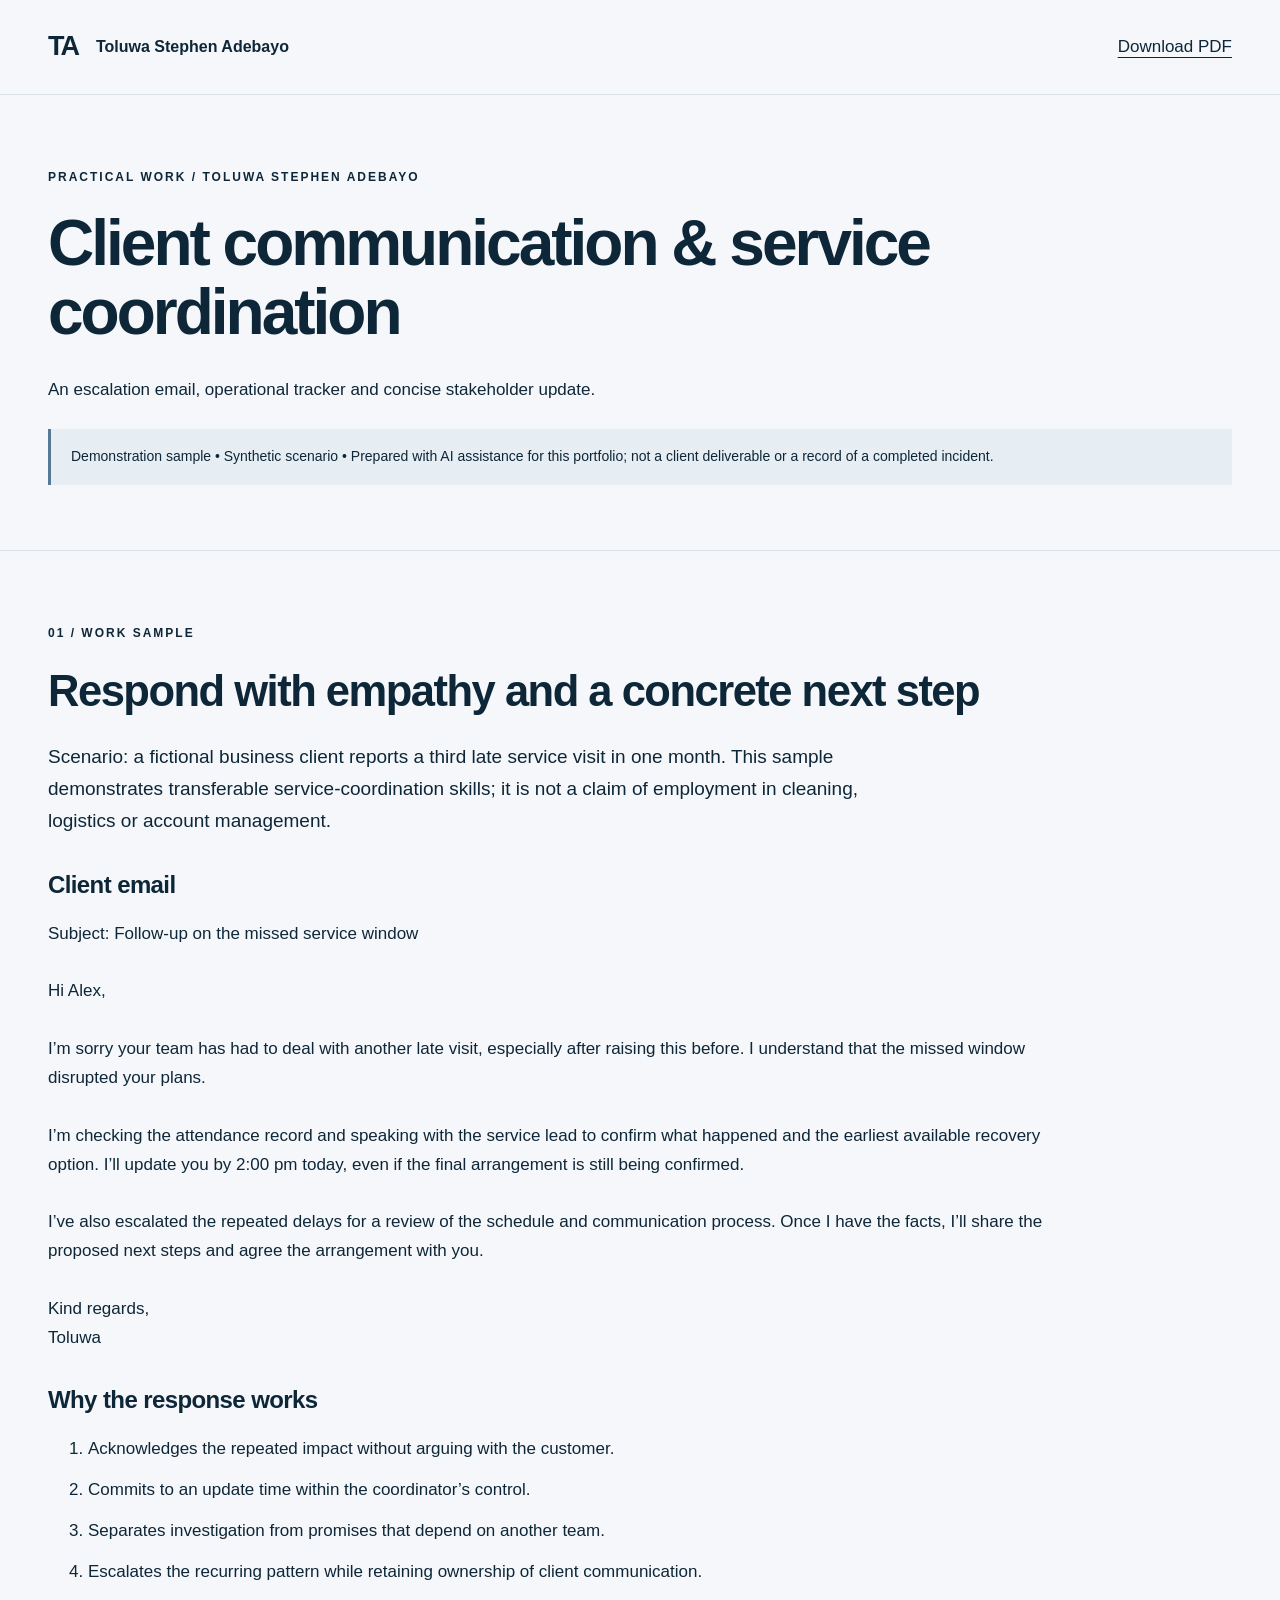
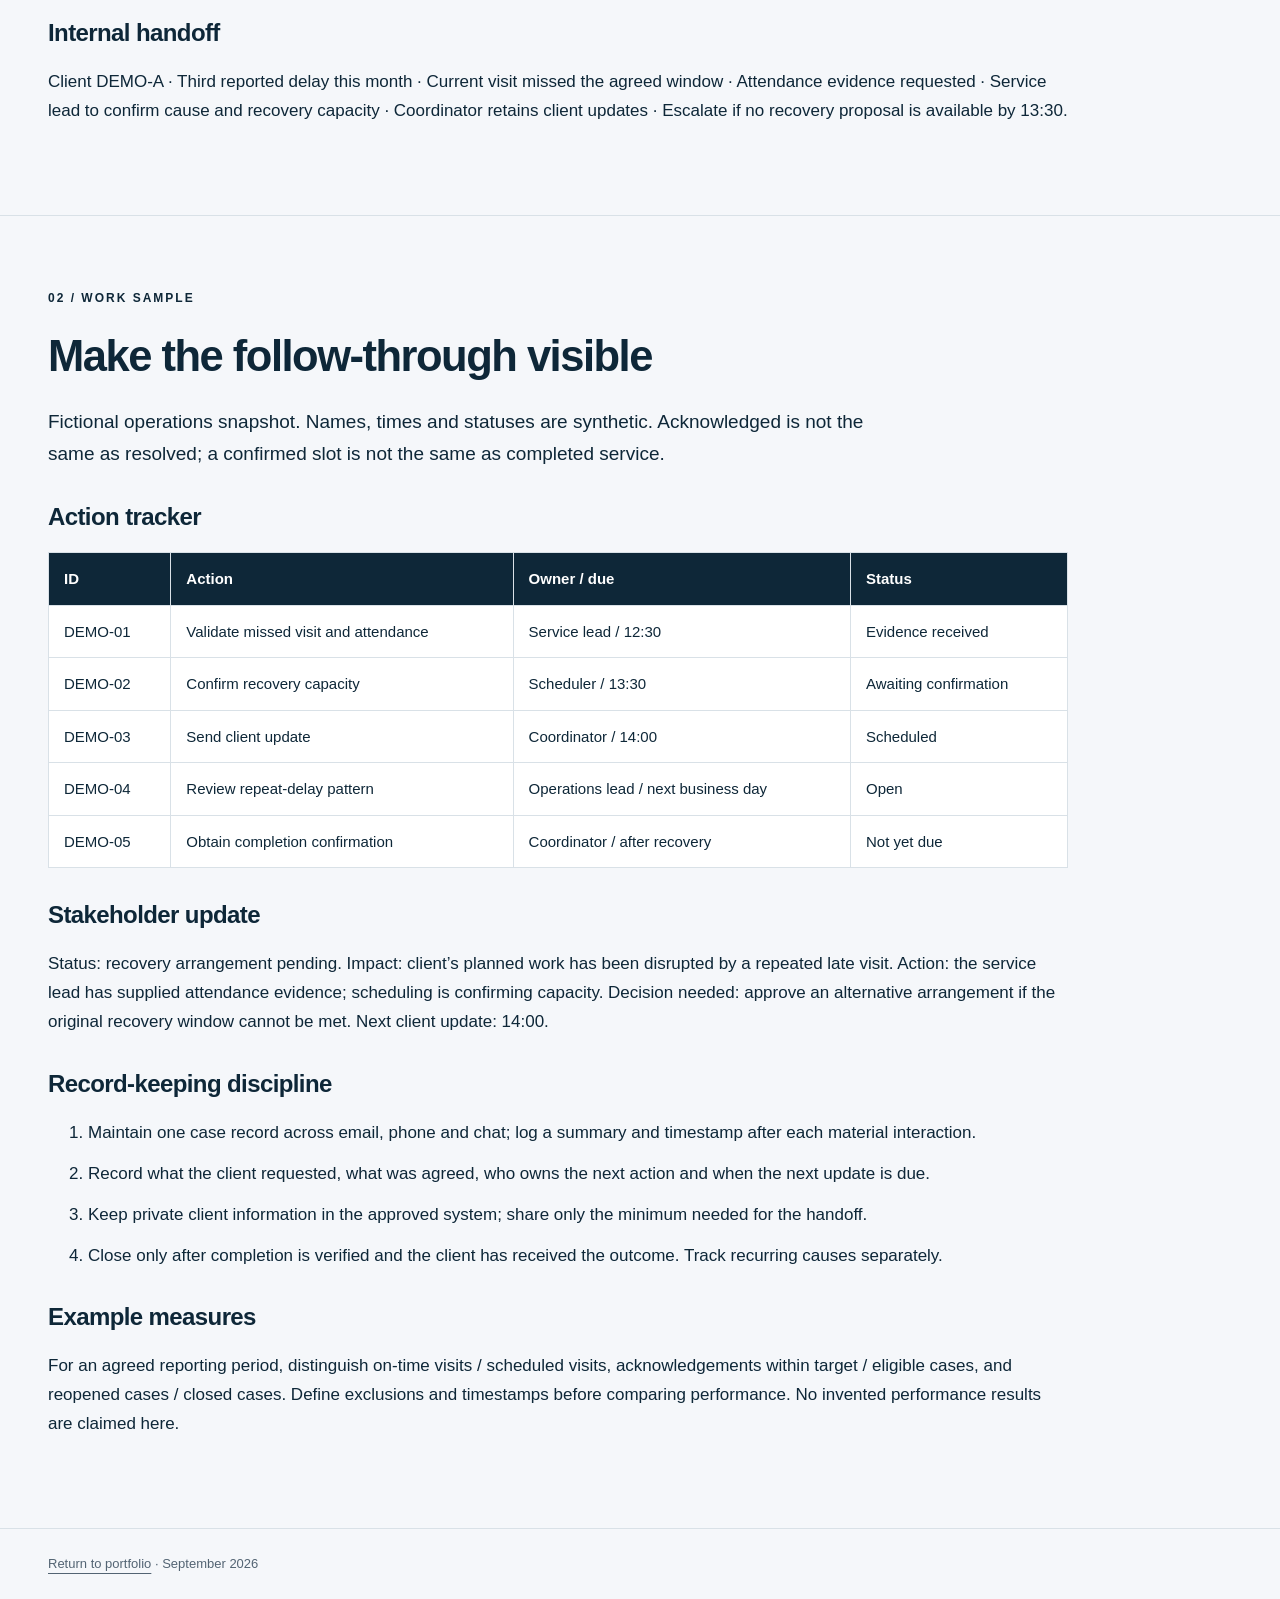
<file: samples/06-service-coordination.html>
<!doctype html><html lang="en"><head><meta charset="utf-8"><meta name="viewport" content="width=device-width,initial-scale=1"><title>Client communication &amp; service coordination | Toluwa Stephen Adebayo</title><link rel="stylesheet" href="../style.css"></head><body><header><a class="brand" href="../index.html#samples">TA<span>Toluwa Stephen Adebayo</span></a><a href="../downloads/06-service-coordination.pdf">Download PDF</a></header><main><section class="sample-top"><p class="eyebrow">PRACTICAL WORK / TOLUWA STEPHEN ADEBAYO</p><h1>Client communication &amp; service coordination</h1><p>An escalation email, operational tracker and concise stakeholder update.</p><p class="notice">Demonstration sample • Synthetic scenario • Prepared with AI assistance for this portfolio; not a client deliverable or a record of a completed incident.</p></section><section><p class="eyebrow">01 / WORK SAMPLE</p><h2>Respond with empathy and a concrete next step</h2><p class="wide">Scenario: a fictional business client reports a third late service visit in one month. This sample demonstrates transferable service-coordination skills; it is not a claim of employment in cleaning, logistics or account management.</p><div class="sample-block"><h3>Client email</h3><p>Subject: Follow-up on the missed service window<br><br>Hi Alex,<br><br>I’m sorry your team has had to deal with another late visit, especially after raising this before. I understand that the missed window disrupted your plans.<br><br>I’m checking the attendance record and speaking with the service lead to confirm what happened and the earliest available recovery option. I’ll update you by 2:00 pm today, even if the final arrangement is still being confirmed.<br><br>I’ve also escalated the repeated delays for a review of the schedule and communication process. Once I have the facts, I’ll share the proposed next steps and agree the arrangement with you.<br><br>Kind regards,<br>Toluwa</p></div><div class="sample-block"><h3>Why the response works</h3><ol><li>Acknowledges the repeated impact without arguing with the customer.</li><li>Commits to an update time within the coordinator’s control.</li><li>Separates investigation from promises that depend on another team.</li><li>Escalates the recurring pattern while retaining ownership of client communication.</li></ol></div><div class="sample-block"><h3>Internal handoff</h3><p>Client DEMO-A · Third reported delay this month · Current visit missed the agreed window · Attendance evidence requested · Service lead to confirm cause and recovery capacity · Coordinator retains client updates · Escalate if no recovery proposal is available by 13:30.</p></div></section><section><p class="eyebrow">02 / WORK SAMPLE</p><h2>Make the follow-through visible</h2><p class="wide">Fictional operations snapshot. Names, times and statuses are synthetic. Acknowledged is not the same as resolved; a confirmed slot is not the same as completed service.</p><div class="sample-block"><h3>Action tracker</h3><div class="table-scroll"><table><thead><tr><th scope="col">ID</th><th scope="col">Action</th><th scope="col">Owner / due</th><th scope="col">Status</th></tr></thead><tbody><tr><td>DEMO-01</td><td>Validate missed visit and attendance</td><td>Service lead / 12:30</td><td>Evidence received</td></tr><tr><td>DEMO-02</td><td>Confirm recovery capacity</td><td>Scheduler / 13:30</td><td>Awaiting confirmation</td></tr><tr><td>DEMO-03</td><td>Send client update</td><td>Coordinator / 14:00</td><td>Scheduled</td></tr><tr><td>DEMO-04</td><td>Review repeat-delay pattern</td><td>Operations lead / next business day</td><td>Open</td></tr><tr><td>DEMO-05</td><td>Obtain completion confirmation</td><td>Coordinator / after recovery</td><td>Not yet due</td></tr></tbody></table></div></div><div class="sample-block"><h3>Stakeholder update</h3><p>Status: recovery arrangement pending. Impact: client’s planned work has been disrupted by a repeated late visit. Action: the service lead has supplied attendance evidence; scheduling is confirming capacity. Decision needed: approve an alternative arrangement if the original recovery window cannot be met. Next client update: 14:00.</p></div><div class="sample-block"><h3>Record-keeping discipline</h3><ol><li>Maintain one case record across email, phone and chat; log a summary and timestamp after each material interaction.</li><li>Record what the client requested, what was agreed, who owns the next action and when the next update is due.</li><li>Keep private client information in the approved system; share only the minimum needed for the handoff.</li><li>Close only after completion is verified and the client has received the outcome. Track recurring causes separately.</li></ol></div><div class="sample-block"><h3>Example measures</h3><p>For an agreed reporting period, distinguish on-time visits / scheduled visits, acknowledgements within target / eligible cases, and reopened cases / closed cases. Define exclusions and timestamps before comparing performance. No invented performance results are claimed here.</p></div></section></main><footer><a href="../index.html#samples">Return to portfolio</a> · September 2026</footer></body></html>
</file>
<file: style.css>
:root{--ink:#0e2738;--muted:#536473;--paper:#f5f7fa;--line:#d9e1e7;--green:#b5e970}*{box-sizing:border-box}html{scroll-behavior:smooth;scroll-padding-top:95px}body{margin:0;background:var(--paper);color:var(--ink);font:17px/1.7 'Segoe UI',Arial,sans-serif}a{color:inherit;text-underline-offset:5px}header{max-width:1320px;margin:auto;padding:24px 48px;display:flex;justify-content:space-between;align-items:center;gap:24px;border-bottom:1px solid var(--line)}.brand{font-size:27px;font-weight:800;letter-spacing:-2px;text-decoration:none;display:flex;align-items:center;gap:18px}.brand span{font-size:16px;letter-spacing:0}nav{display:flex;gap:28px;font-size:14px}nav a{text-decoration:none}nav a:hover{text-decoration:underline}main{max-width:1320px;margin:auto}section{padding:72px 48px;border-bottom:1px solid var(--line)}.hero{display:grid;grid-template-columns:1.4fr 1fr;gap:75px;padding-top:80px;align-items:center}.eyebrow{font-size:12px;font-weight:700;letter-spacing:2px;margin:0 0 22px}h1{font-size:clamp(44px,5.4vw,76px);line-height:1.08;letter-spacing:-3px;margin:0 0 28px;font-weight:650}h1 em{color:#276543;font-style:normal}h2{font-size:clamp(32px,3.4vw,48px);letter-spacing:-1.5px;line-height:1.15;margin:0 0 25px;font-weight:600}h3{font-size:28px;line-height:1.25;letter-spacing:-.6px;margin:0 0 20px}.intro{font-size:20px;max-width:630px}.location{font-size:14px;color:var(--muted)}.actions{display:flex;align-items:center;gap:30px;margin-top:30px}.button{display:inline-flex;justify-content:space-between;gap:28px;background:var(--ink);color:white;text-decoration:none;padding:13px 22px;border-radius:5px;font-size:15px;font-weight:600}.button:hover{background:#28536b}.hero-note{padding:44px;background:var(--ink);color:white;border-radius:8px}.hero-note .eyebrow{color:var(--green)}.hero-note h2{font-size:36px;line-height:1.25}.hero-note p{color:#d0dce5;font-size:16px}.note-footer{margin-top:44px;padding-top:20px;border-top:1px solid #49606e;color:var(--green);font-size:12px;letter-spacing:2px}.metrics{display:grid;grid-template-columns:repeat(4,1fr);gap:24px;padding-top:30px;padding-bottom:30px;background:white}.metrics strong{display:block;font-size:32px;letter-spacing:-1px}.metrics span{font-size:14px;color:var(--muted);display:block}.section-heading{margin-bottom:40px}.feature{display:grid;grid-template-columns:1.3fr 1fr;gap:65px;padding:38px;background:white;border:1px solid var(--line);border-radius:8px}.feature-summary{border-left:2px solid #84b356;padding-left:30px;align-self:center}.feature-summary strong{font-size:25px}.tags{font-size:14px;color:#276543}.wide{max-width:830px;font-size:19px}.contact{background:var(--ink);color:white}.contact .eyebrow{color:var(--green)}.contact .button{background:var(--green);color:var(--ink)}footer{padding:24px 48px;max-width:1320px;margin:auto;font-size:13px;color:var(--muted)}.skip{position:absolute;top:-100px;left:20px;background:white;padding:10px;z-index:4}.skip:focus{top:10px}:focus-visible{outline:3px solid #438ac4;outline-offset:4px}@media(max-width:850px){header{padding:20px 24px;align-items:flex-start}.brand span{display:none}nav{gap:15px;flex-wrap:wrap}section{padding:50px 24px}.hero{grid-template-columns:1fr;gap:35px;padding-top:50px}.hero-note{padding:30px}.metrics{grid-template-columns:repeat(2,1fr)}.feature{grid-template-columns:1fr;gap:25px;padding:25px}h1{letter-spacing:-2px}footer{padding:24px}.actions{flex-wrap:wrap}.feature-summary{padding-left:20px}}@media(prefers-reduced-motion:reduce){html{scroll-behavior:auto}}

.case-grid,.sample-grid,.skills-grid{display:grid;grid-template-columns:repeat(2,minmax(0,1fr));gap:24px}.case-card,.sample-card{padding:32px;background:white;border:1px solid var(--line);border-radius:8px}.case-card{display:flex;flex-direction:column}.case-card .eyebrow{font-size:12px;letter-spacing:1.2px}.org{font-size:14px;color:var(--muted);font-weight:600}.case-metric{font-size:24px;font-weight:650;letter-spacing:-.7px;border-top:1px solid var(--line);padding-top:20px;margin-top:auto}.case-card summary{font-size:15px;font-weight:700;cursor:pointer;padding:10px 0;list-style-position:inside}.case-card details[open]{padding-bottom:10px}.case-card h4{font-size:17px;margin:24px 0 4px}.case-card details p{font-size:16px;margin:8px 0}.source-note{font-size:14px;color:var(--muted);max-width:1000px;margin-top:28px}.timeline{margin-top:40px}.role{display:grid;grid-template-columns:230px 1fr;gap:35px;border-top:1px solid var(--line);padding:28px 0}.role h3{font-size:25px;margin:0 0 8px}.role-date{font-size:15px;font-weight:650}.role-date span{font-weight:400;color:var(--muted);font-size:14px}.role ul{padding-left:21px;margin:10px 0}.role li{margin:8px 0;font-size:16px}.notice{font-size:14px;background:#e6edf3;border-left:3px solid #567a95;padding:16px 20px;margin:25px 0}.sample-number{font-size:38px;font-weight:300;color:#567a95;display:block;margin-bottom:14px}.sample-card h3{font-size:25px}.sample-links{display:flex;justify-content:space-between;gap:20px;padding-top:18px;border-top:1px solid var(--line);font-size:15px;font-weight:650}.skills-grid{gap:32px 60px}.skills-grid h3{font-size:24px}.skills-grid article{border-top:2px solid #9eb4c3;padding-top:24px}.working-flow{display:grid;grid-template-columns:repeat(3,1fr);gap:30px;margin-top:45px;padding:25px;background:#e6edf3}.working-flow b{font-size:14px}.working-flow p{font-size:16px;margin-bottom:0}.contact-email{overflow-wrap:anywhere}.sample-top h1{font-size:clamp(36px,5vw,64px);max-width:1000px}.sample-block{max-width:1020px;margin-top:32px}.sample-block h3{font-size:24px}.sample-block li{margin:12px 0}.table-scroll{overflow-x:auto}table{border-collapse:collapse;width:100%;font-size:15px;background:white}th,td{text-align:left;vertical-align:top;padding:13px 15px;border:1px solid var(--line)}th{background:var(--ink);color:white}.sample-top{padding-bottom:40px}@media(max-width:850px){.case-grid,.sample-grid,.skills-grid,.working-flow{grid-template-columns:1fr}.role{grid-template-columns:1fr;gap:12px}.case-card,.sample-card{padding:24px}.sample-top h1{letter-spacing:-1.5px}.working-flow{padding:22px}th,td{min-width:140px}}@media print{header,footer,.actions,.sample-links,.button{display:none}body{background:white;font-size:11pt}section{padding:20px 0}.hero{display:block}.hero-note{display:none}h1{font-size:32pt}h2{font-size:24pt}.case-grid,.sample-grid,.skills-grid{display:block}.case-card,.sample-card{break-inside:avoid;margin-bottom:12px}.contact{background:white;color:var(--ink)}.metrics{padding:15px 0}.notice{font-size:10pt}}

/* Portrait: naturally framed, with a readable caption on every screen. */
.hero-portrait{margin:0;background:var(--ink);color:white;border-radius:8px;overflow:hidden;width:100%;max-width:440px;justify-self:end}
.hero-portrait img{display:block;width:100%;height:auto;aspect-ratio:3/4;object-fit:cover}
.hero-portrait figcaption{padding:22px 26px 24px}
.portrait-name{display:block;font-size:20px;font-weight:650;line-height:1.35}
.portrait-role{display:block;color:#d0dce5;font-size:13px;margin-top:5px}
.hero-portrait figcaption p{border-top:1px solid #49606e;margin:16px 0 0;padding-top:14px;color:var(--green);font-size:14px;line-height:1.6}
@media(max-width:850px){.hero-portrait{justify-self:start;max-width:440px}}
@media print{.hero-portrait{display:none}}
</file>
